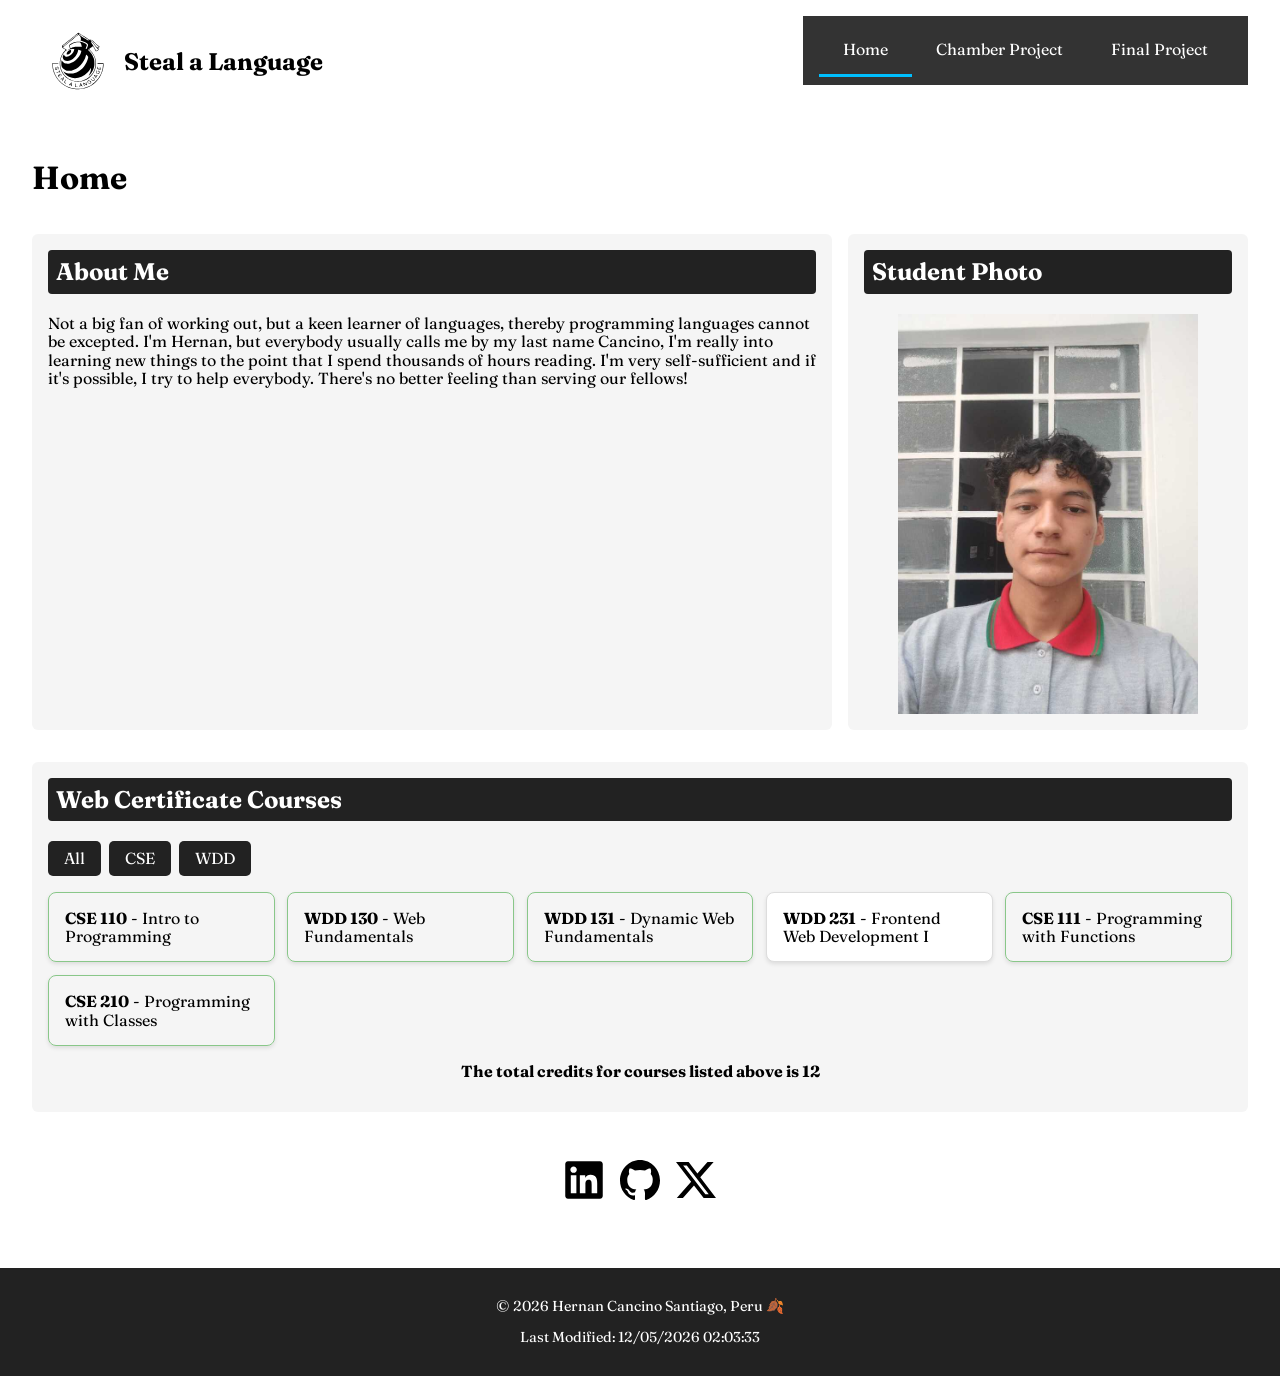
<file: index.html>
<!DOCTYPE html>
<html lang="en-US">
<head>
    <meta charset="UTF-8">
    <meta name="viewport" content="width=device-width, initial-scale=1.0">
    <title>WDD 231 – Web Frontend Development I – Hernan Cancino</title>
    <meta name="description" content="Homepage, the very beginning and nest of my future projects, everything will be done by trial and attempt, so I expect to make as many mistakes as necessary.">
    <meta name="author" content="Hernan Cancino">
    <link rel="preconnect" href="https://fonts.googleapis.com">
    <link rel="preconnect" href="https://fonts.gstatic.com" crossorigin>
    <link rel="stylesheet" href="https://fonts.googleapis.com/css2?family=Fraunces:ital,opsz,wght@0,9..144,100..900;1,9..144,100..900&display=swap">
    <link rel="stylesheet" href="styles/normalize.css">
    <link rel="stylesheet" href="styles/small-home.css">
    <link rel="stylesheet" href="styles/large-home.css">
    <script src="scripts/navigation.js" defer></script>
    <script src="scripts/date.js" defer></script>
    <script src="scripts/course.js" defer></script>
</head>
<body>
    <!-- HEADER -->
    <header>
        <div class="header-container">
        <img src="images/logo.svg" alt="Site Logo" class="logo">
        <span class="site-name">Steal a Language</span>
        <button id="menu" class="menu-button" aria-label="Toggle Menu">☰</button>
        </div>
        <nav class="navbar">
            <nav id="navMenu" class="nav-links">
                <a href="index.html" class="active">Home</a>
                <a href="chamber/index.html">Chamber Project</a>
                <a href="myg/myg-home.html">Final Project</a>
            </nav>
        </nav>
    </header>
    <!-- MAIN -->
    <main>
        <h1>Home</h1>
        <section class="about">
            <h2>About Me</h2>
            <p>
                Not a big fan of working out, but a keen learner of languages, thereby programming languages cannot be excepted.
                I'm Hernan, but everybody usually calls me by my last name Cancino, I'm really into learning new things to the point
                that I spend thousands of hours reading. I'm very self-sufficient and if it's possible, I try to help everybody.
                There's no better feeling than serving our fellows! 
            </p>
        </section>

        <section class="photo">
            <h2>Student Photo</h2>
            <img src="images/profile.jpg" alt="Student photo">
        </section>

        <section class="courses">
            <h2>Web Certificate Courses</h2>
            <div class="buttons">
                <button id="all">All</button>
                <button id="cse">CSE</button>
                <button id="wdd">WDD</button>
            </div>
            <div id="courseContainer"></div>
            <p id="totalCredits">Total credits for courses listed above: 0</p>
        </section>
        
        <div class="social">
            <a href="https://linkedin.com" target="_blank"><img src="images/linkedin.svg" alt="LinkedIn"></a>
            <a href="https://github.com" target="_blank"><img src="images/github.svg" alt="GitHub"></a>
            <a href="https://x.com" target="_blank"><img src="images/twitter.svg" alt="X"></a>
        </div>
    </main>
    <!-- FOOTER -->
    <footer>
        <p>© <span id="currentyear"></span> Hernan Cancino Santiago, Peru 🍂</p>
        <p id="lastModified"></p>
    </footer> <!-- Unforgettable gift from WDD131 -->
</body>
</html>
</file>
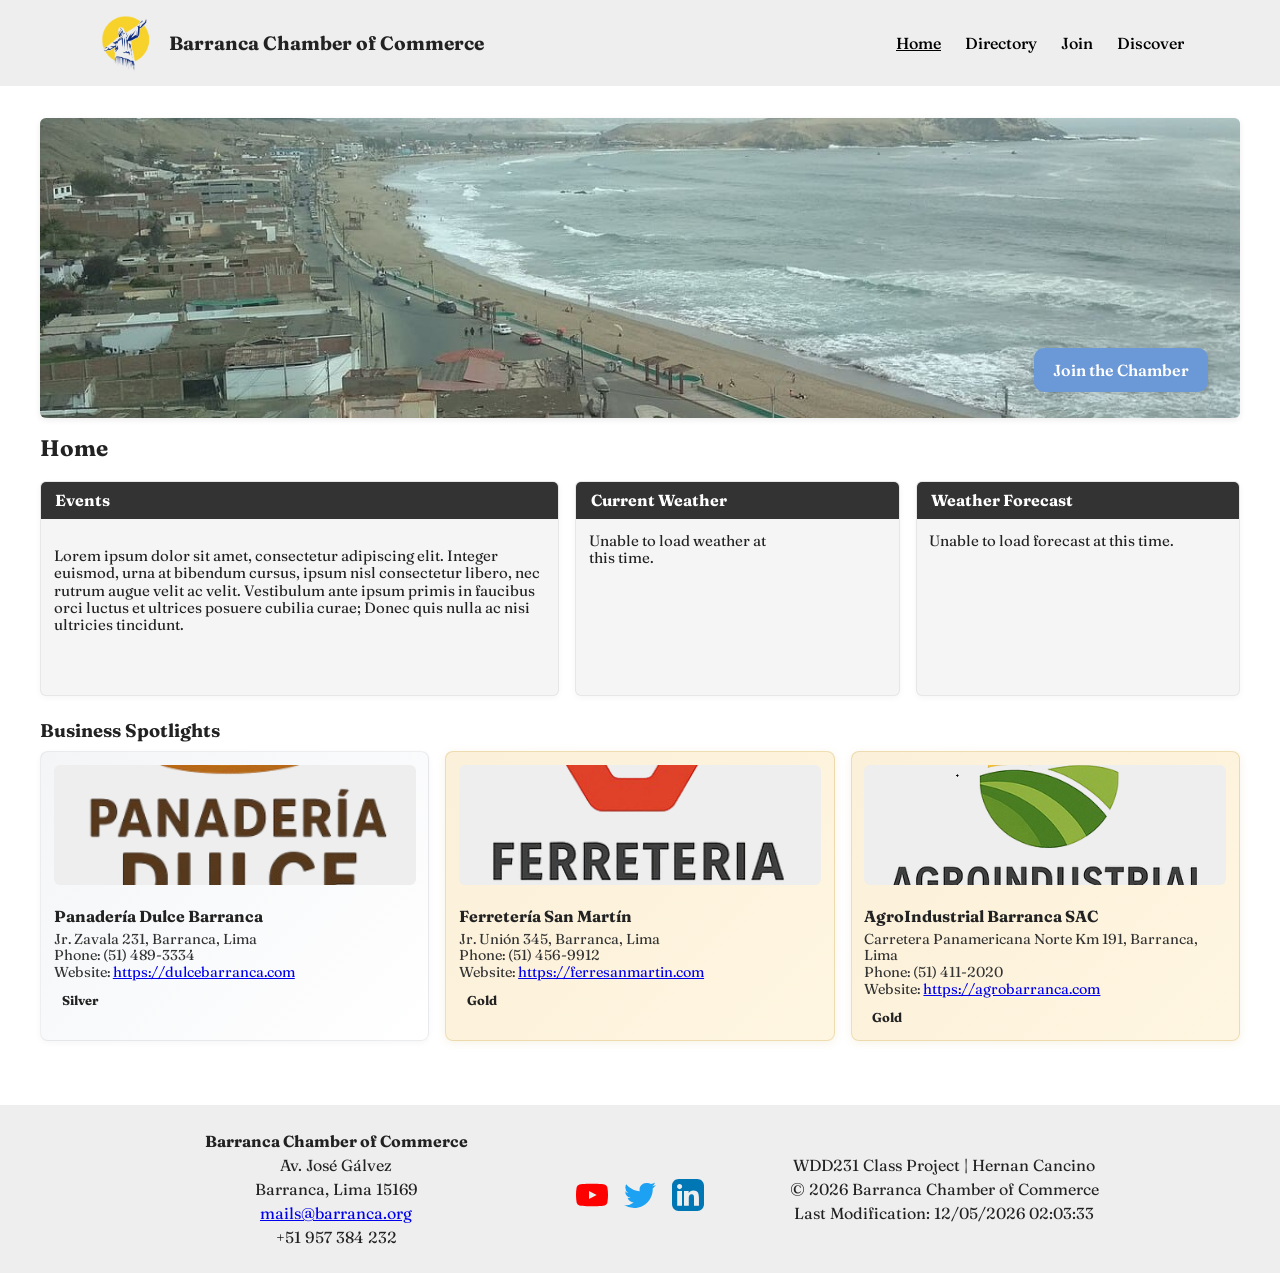
<file: chamber/index.html>
<!DOCTYPE html>
<html lang="en-US">
<head>
    <meta charset="UTF-8">
    <meta name="viewport" content="width=device-width, initial-scale=1.0">
    <title>Home | Barranca Chamber of Commerce | WDD231</title>
    <meta name="description" content="This code will hold the home (landing) page of the chamber of commerce project developed by the student Hernan Cancino, WDD231.">
    <meta name="author" content="Hernan Cancino">
    <link rel="preconnect" href="https://fonts.googleapis.com">
    <link rel="preconnect" href="https://fonts.gstatic.com" crossorigin>
    <link href="https://fonts.googleapis.com/css2?family=Fraunces:ital,opsz,wght@0,9..144,100..900;1,9..144,100..900&display=swap" rel="stylesheet">

    <!-- SOCIAL MEDIA META -->
    <meta property="og:title" content="Barranca Chamber of Commerce Home">
    <meta property="og:description" content="Get to know better Barranca better and discover how many marvelous things it has.">
    <meta property="og:image" content="https://hernan-cs.github.io/wdd231/chamber/images/barranca-social-view.png">
    <meta property="og:url" content="https://hernan-cs.github.io/wdd231/chamber/index.html">
    <!-- FAVICON -->
    <link rel="icon" href="images/barranca-icon.ico">
    <!-- CSS -->
    <link rel="stylesheet" href="styles/normalize.css">
    <link rel="stylesheet" href="styles/small-home.css">
    <link rel="stylesheet" href="styles/large-home.css">
    <!-- JS -->
    <script src="scripts/home-date.js" defer></script>
    <script src="scripts/main-cards.js" defer></script>
</head>
<body>
    <!-- HEADER -->
    <header>
        <div class="logo-title">
            <img src="images/barranca-small-logo.png" alt="Barranca Chamber of Commerce logo" class="logo">
            <h1>Barranca Chamber of Commerce</h1>
        </div>
        <nav>
            <button id="menuButton" aria-label="Toggle navigation menu">☰</button>
            <ul id="navMenu">
                <li><a href="index.html" class="active">Home</a></li>
                <li><a href="directory.html">Directory</a></li>
                <li><a href="join.html">Join</a></li>
                <li><a href="discover.html">Discover</a></li>
            </ul>
        </nav>
    </header>
    
    <!-- MAIN -->
    <main>
      <section class="hero">
        <img src="images/barranca-landscape.jpg" alt="Image showing Barranca" class="hero-image">
        <a href="join.html" class="join-cta" aria-label="Join Barranca Chamber">Join the Chamber</a>
      </section>

      <h2>Home</h2>

      <section class="top-cards">
        <!-- Events -->
        <article class="card events-card" aria-labelledby="events-heading">
          <h3 id="events-heading" class="card-title">Events</h3>
          <div class="card-body">
            <p>Lorem ipsum dolor sit amet, consectetur adipiscing elit. Integer euismod, urna at bibendum cursus, ipsum nisl consectetur libero, nec rutrum augue velit ac velit. Vestibulum ante ipsum primis in faucibus orci luctus et ultrices posuere cubilia curae; Donec quis nulla ac nisi ultricies tincidunt.</p>
          </div>
        </article>

        <!-- Current Weather -->
        <article class="card weather-card" aria-labelledby="current-weather-heading">
          <h3 id="current-weather-heading" class="card-title">Current Weather</h3>
          <div class="card-body weather-body">
            <div id="weather-current-loading">Loading current weather…</div>
            <div id="weather-current" class="weather-content" hidden>
              <div class="weather-icon" id="weather-icon"></div>
              <div class="weather-info">
                <div class="temp" id="weather-temp"></div>
                <div class="desc" id="weather-desc"></div>
                <ul class="weather-details">
                  <li id="weather-highlow"></li>
                  <li id="weather-humidity"></li>
                  <li id="weather-sunrise"></li>
                  <li id="weather-sunset"></li>
                </ul>
              </div>
            </div>
          </div>
        </article>

        <!-- Forecast -->
        <article class="card forecast-card" aria-labelledby="forecast-heading">
          <h3 id="forecast-heading" class="card-title">Weather Forecast</h3>
          <div class="card-body forecast-body" id="forecast-body">
            <div id="forecast-loading">Loading forecast…</div>
            <ul id="forecast-list" class="forecast-list" hidden></ul>
          </div>
        </article>
      </section>

      <!-- Member spotlights -->
      <section class="spotlights">
        <h3 class="spotlights-title">Business Spotlights</h3>
        <div id="spotlights" class="spotlights-grid" aria-live="polite">
        </div>
      </section>
    </main>

    <!-- FOOTER -->
    <footer>
        <div class="footer-info">
            <p><strong>Barranca Chamber of Commerce</strong></p>
            <p>Av. José Gálvez</p>
            <p>Barranca, Lima 15169</p>
            <p><a href="mailto:mails@barranca.org">mails@barranca.org</a></p>
            <p>+51 957 384 232</p>
        </div>
        <div class="footer-socials">
            <a href="https://www.youtube.com" target="_blank" rel="noopener" aria-label="YouTube">
                <svg xmlns="http://www.w3.org/2000/svg" width="32" height="32" viewBox="0 0 24 24" fill="#FF0000">
                <path d="M23.498 6.186a2.996 2.996 0 0 0-2.11-2.12C19.505 3.5 12 3.5 12 3.5s-7.505 0-9.388.566a2.996 2.996 0 0 0-2.11 2.12A31.27 31.27 0 0 0 0 12a31.27 31.27 0 0 0 .502 5.814 2.996 2.996 0 0 0 2.11 2.12C4.495 20.5 12 20.5 12 20.5s7.505 0 9.388-.566a2.996 2.996 0 0 0 2.11-2.12A31.27 31.27 0 0 0 24 12a31.27 31.27 0 0 0-.502-5.814zM9.75 15.02V8.98L15.5 12l-5.75 3.02z"/>
                </svg>
            </a>
            <a href="https://twitter.com" target="_blank" rel="noopener" aria-label="Twitter">
                <svg xmlns="http://www.w3.org/2000/svg" width="32" height="32" viewBox="0 0 24 24" fill="#1DA1F2">
                <path d="M23.954 4.569c-.885.392-1.83.656-2.825.775a4.932 4.932 0 0 0 2.163-2.724c-.951.564-2.005.974-3.127 1.195A4.916 4.916 0 0 0 16.616 3c-2.733 0-4.944 2.226-4.944 4.97 0 .39.045.765.127 1.124C7.728 8.905 4.1 6.885 1.671 3.905a4.936 4.936 0 0 0-.666 2.496 4.973 4.973 0 0 0 2.188 4.147A4.903 4.903 0 0 1 .96 9.1v.063a4.968 4.968 0 0 0 3.946 4.875 4.902 4.902 0 0 1-2.21.086 4.935 4.935 0 0 0 4.604 3.417A9.867 9.867 0 0 1 0 19.54a13.94 13.94 0 0 0 7.548 2.213c9.142 0 14.307-7.721 13.995-14.646a10.14 10.14 0 0 0 2.411-2.538z"/>
                </svg>
            </a>
            <a href="https://www.linkedin.com" target="_blank" rel="noopener" aria-label="LinkedIn">
                <svg xmlns="http://www.w3.org/2000/svg" width="32" height="32" viewBox="0 0 24 24" fill="#0077B5">
                <path d="M19 0h-14C2.2 0 0 2.2 0 5v14c0 2.8 2.2 5 5 5h14c2.8 0 5-2.2 5-5V5c0-2.8-2.2-5-5-5zm-11.5 20H3.9V9h3.6v11zM5.7 7.6c-1.1 0-1.9-.9-1.9-1.9s.8-1.9 1.9-1.9c1 0 1.9.9 1.9 1.9s-.9 1.9-1.9 1.9zM20.1 20h-3.6v-5.6c0-1.3 0-3-1.8-3s-2.1 1.4-2.1 2.9V20H9V9h3.5v1.5h.1c.5-.9 1.7-1.8 3.4-1.8 3.6 0 4.2 2.4 4.2 5.4V20z"/>
                </svg>
            </a>
        </div>
        <div class="footer-bottom">
            <p>WDD231 Class Project | Hernan Cancino</p>
            <p>&copy; <span id="year"></span> Barranca Chamber of Commerce</p>
            <p>Last Modification: <span id="lastModified"></span></p>
        </div>
    </footer>
</body>
</html>
</file>
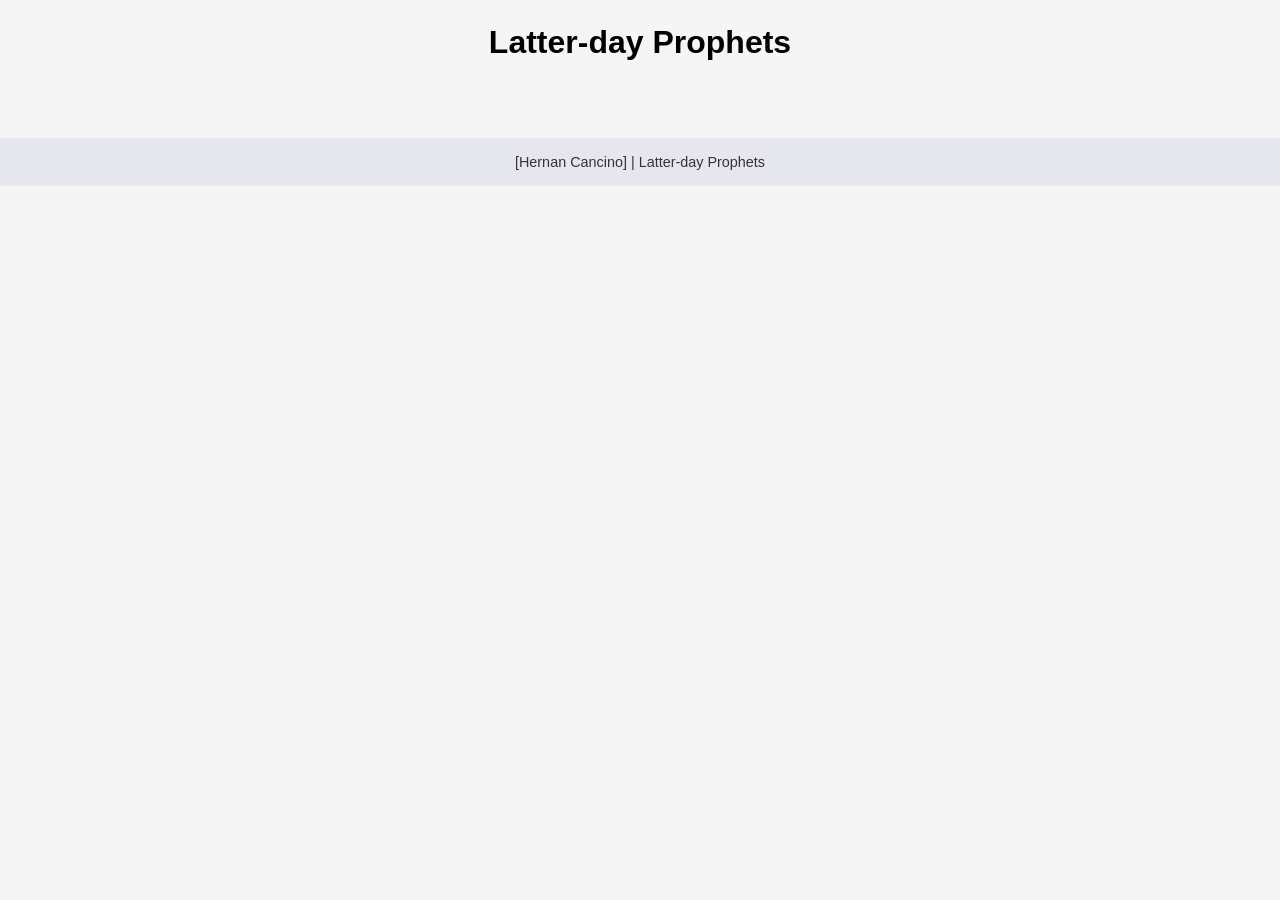
<file: prophets.html>
<!DOCTYPE html>
<html lang="en-US">
<head>
    <meta charset="UTF-8">
    <meta name="viewport" content="width=device-width, initial-scale=1.0">
    <title>WDD 231 – Web Frontend Development I – Hernan Cancino</title>
    <meta name="description" content="Page to test the use of Fetch API">
    <meta name="author" content="Hernan Cancino">
    <link rel="stylesheet" href="styles/prophets.css">
    <script src="scripts/prophets.js" defer></script>
</head>
<body>
    <!-- HEADER -->
    <header>
        <h1>Latter-day Prophets</h1>
    </header>
    <!-- MAIN -->
    <main>
        <div id="cards"></div>
    </main>
    <!-- FOOTER -->
    <footer>
        [Hernan Cancino] | Latter-day Prophets
    </footer>
</body>
</html>
</file>
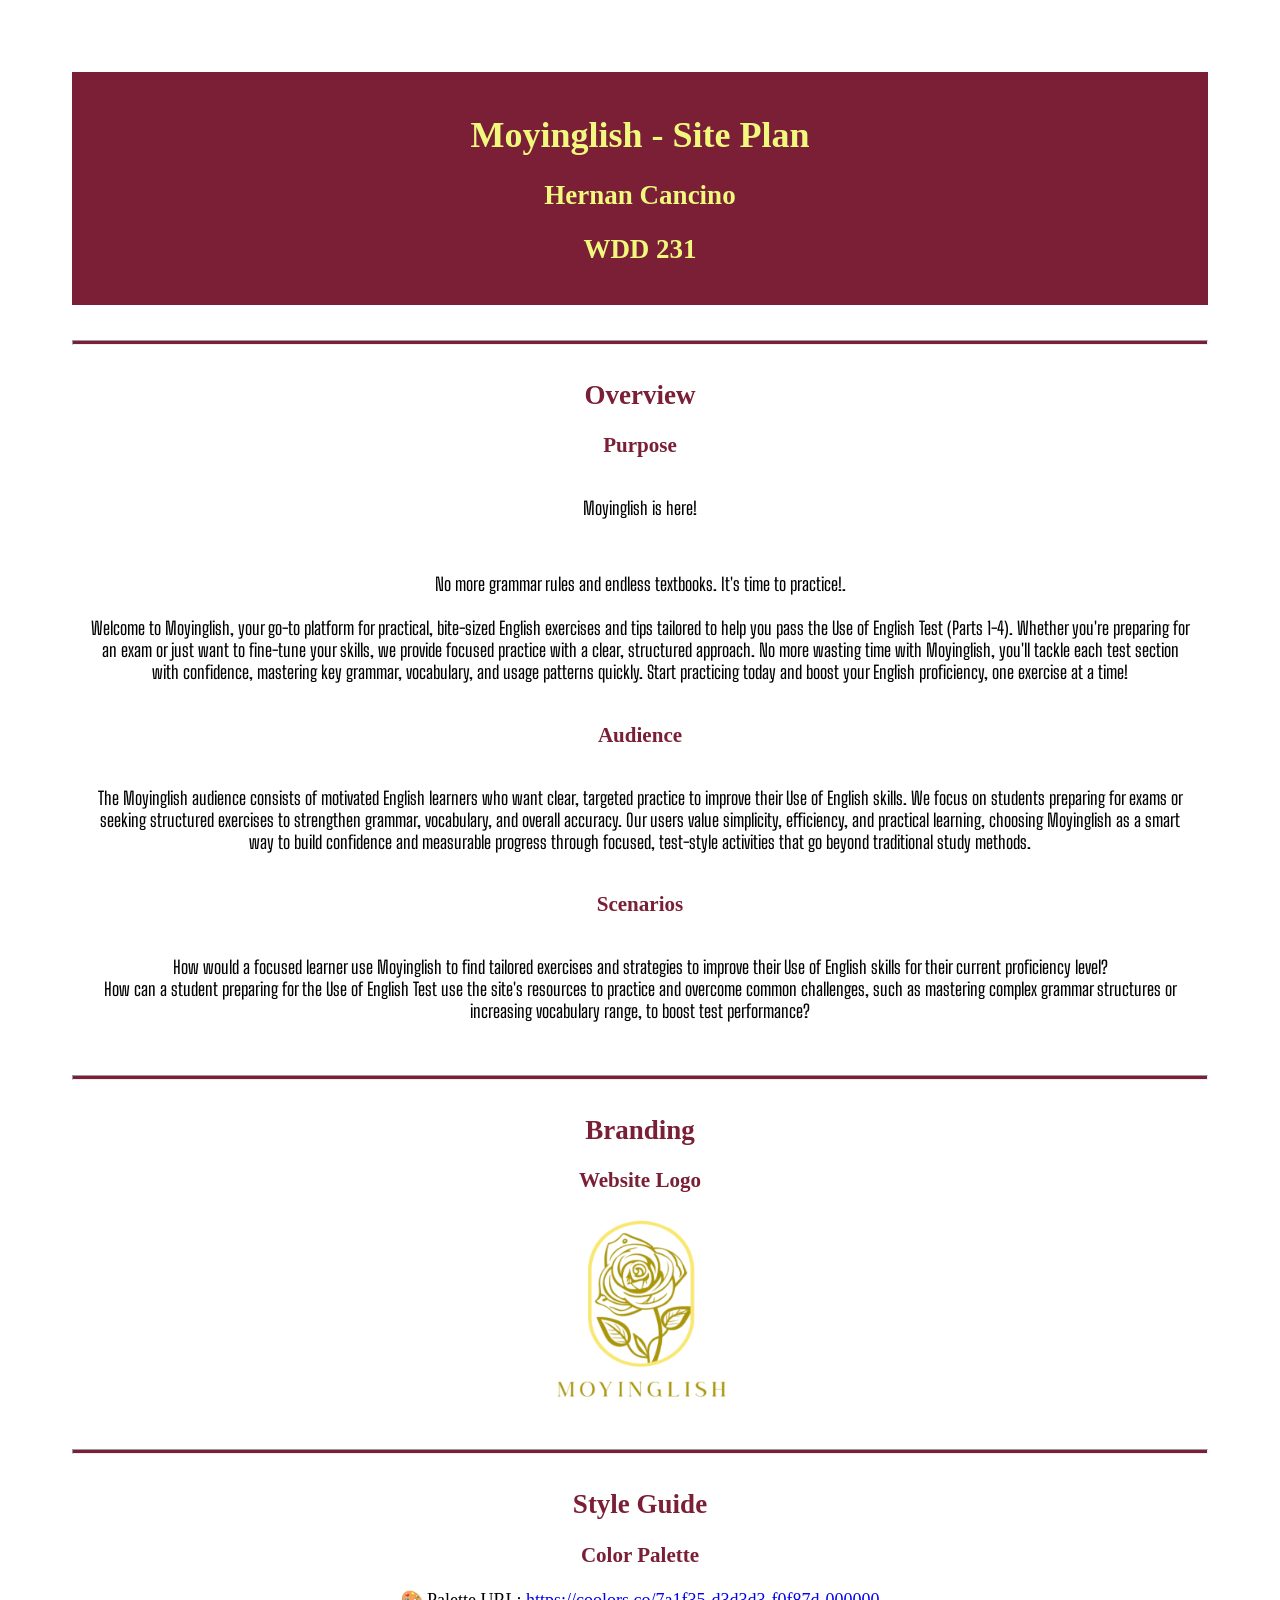
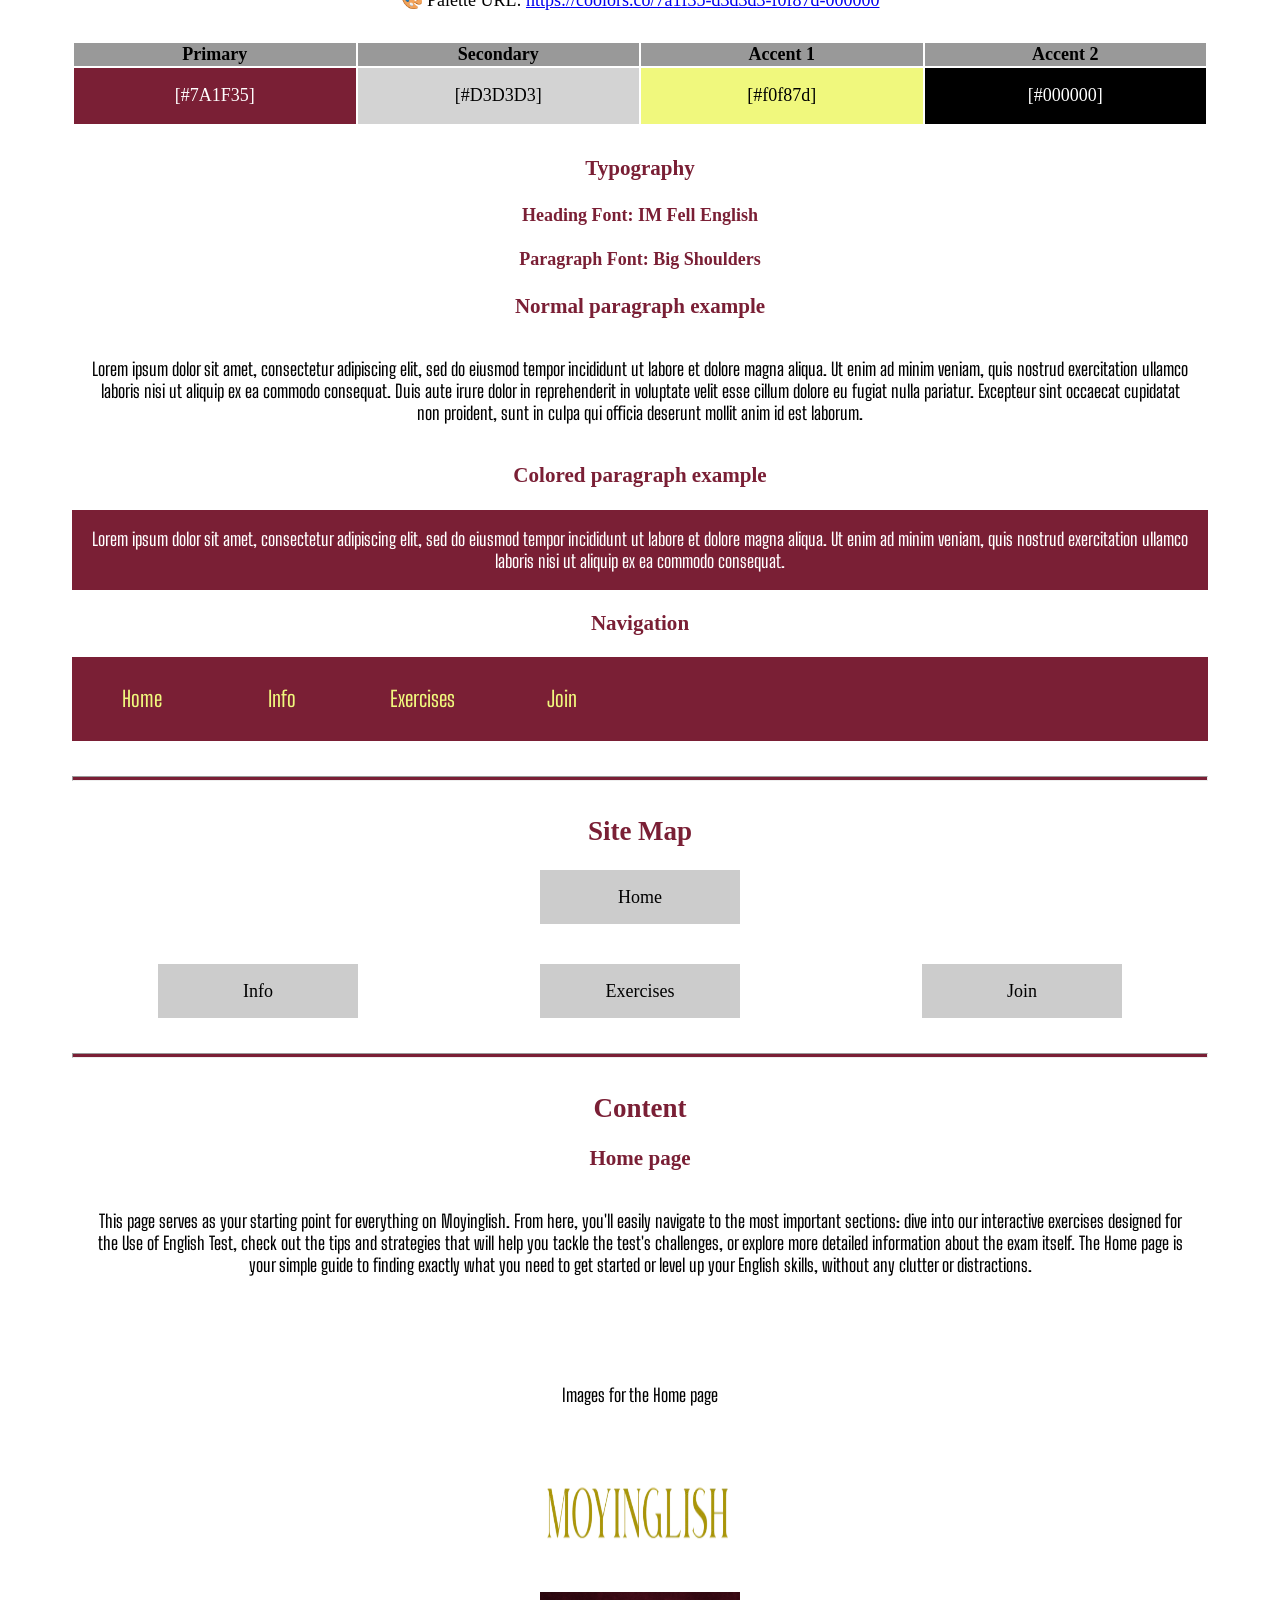
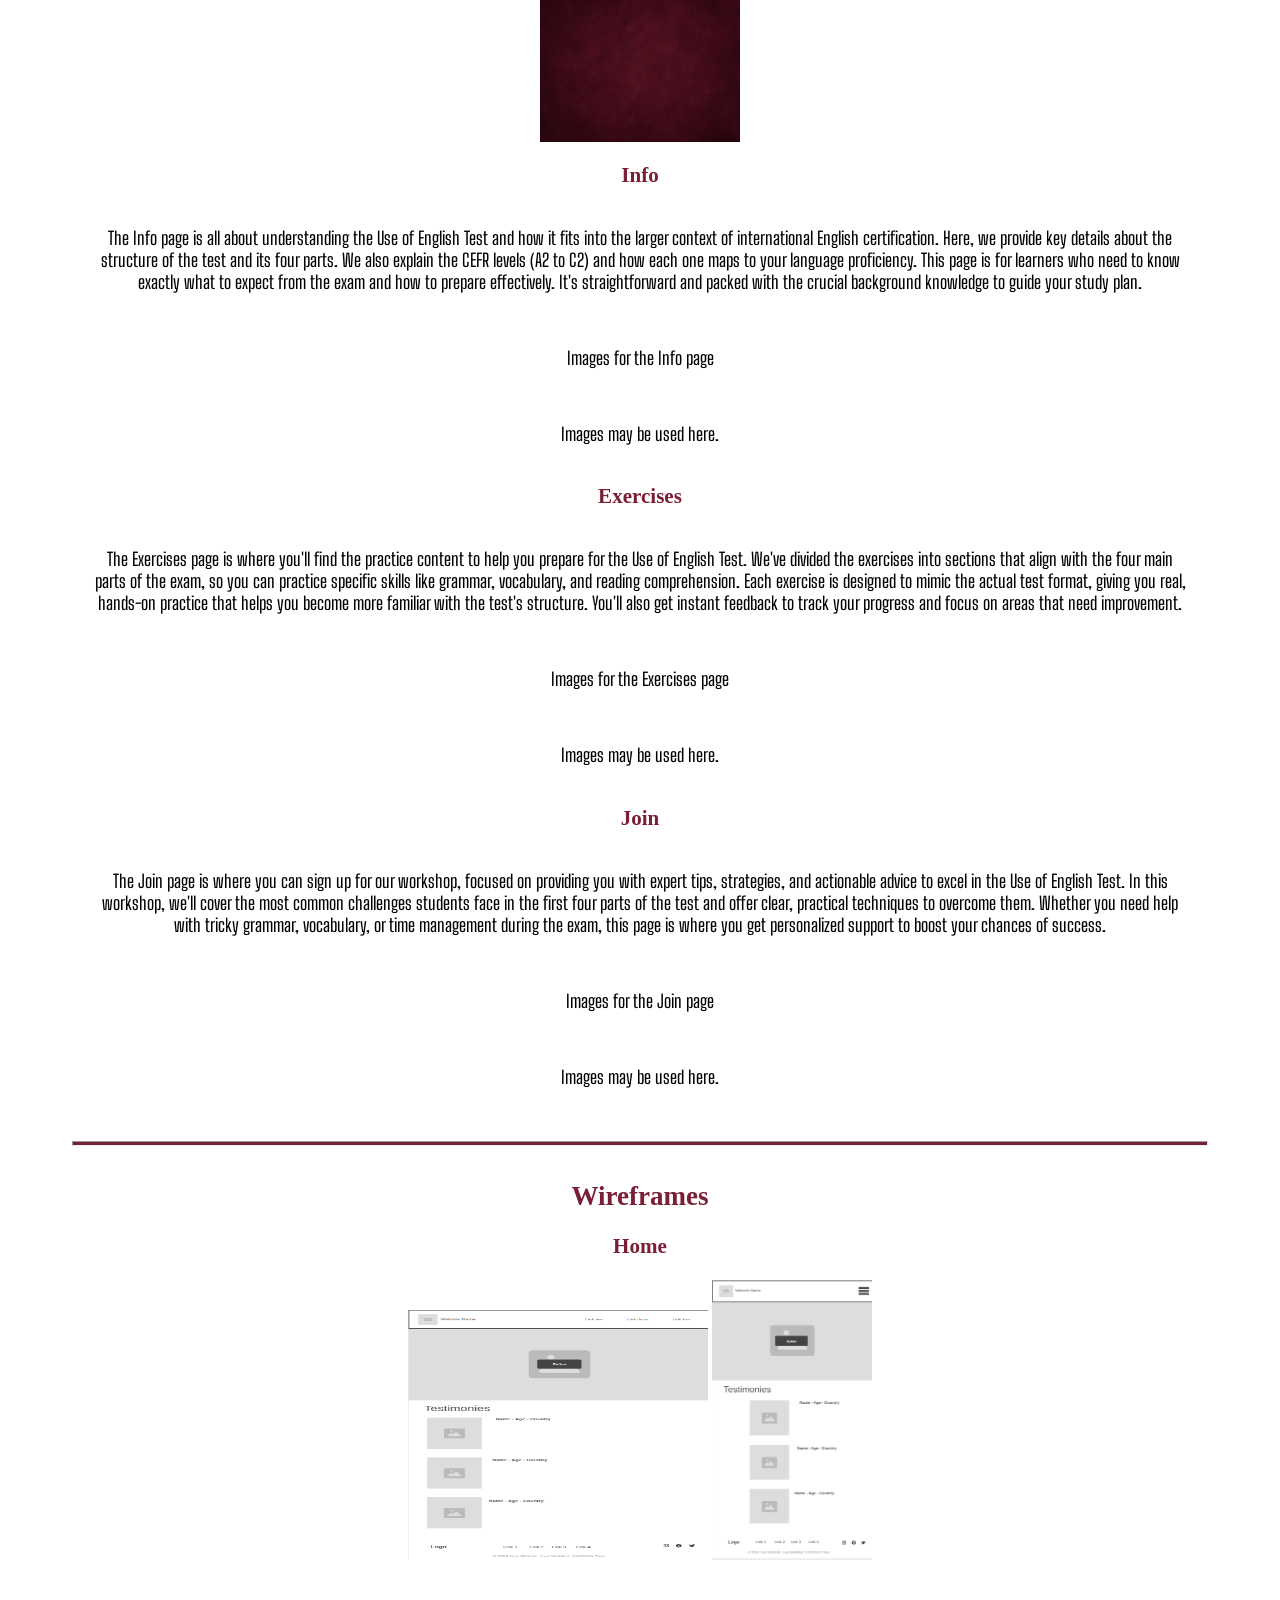
<file: site-plan.html>
<!DOCTYPE html>
<html lang="en-us">
  <head>
    <meta charset="UTF-8">
    <meta name="viewport" content="width=device-width, initial-scale=1.0">
    <title>Site plan | Barranca Chamber of Commerce | WDD231</title>
    <meta name="description" content="A page where you will find the site plan of a future project">
    <meta name="author" content="Hernan Cancino">
    <link rel="stylesheet" href="styles/site-plan.css">
  </head>

  <body>

    <header>
      <h1>Moyinglish - Site Plan</h1>
      <h2>Hernan Cancino</h2>
      <h2>WDD 231</h2>
    </header>

    <main>
      <hr> <!-- Horizontal rule-->
      <h2>Overview</h2>
      <h3>Purpose</h3>
      <p>Moyinglish is here!</p>
      <p>No more grammar rules and endless textbooks. It's time to practice!.
        <br>
        <br>Welcome to Moyinglish, your go-to platform for practical, bite-sized English exercises 
        and tips tailored to help you pass the Use of English Test (Parts 1-4). Whether you're 
        preparing for an exam or just want to fine-tune your skills, we provide focused practice 
        with a clear, structured approach. No more wasting time with Moyinglish, you'll tackle 
        each test section with confidence, mastering key grammar, vocabulary, and usage patterns 
        quickly. Start practicing today and boost your English proficiency, one exercise at a time!<br></p>

      <h3>Audience</h3>
      <p>The Moyinglish audience consists of motivated English learners who want clear, targeted practice 
        to improve their Use of English skills. We focus on students preparing for exams or seeking 
        structured exercises to strengthen grammar, vocabulary, and overall accuracy. Our users value 
        simplicity, efficiency, and practical learning, choosing Moyinglish as a smart way to build confidence and
        measurable progress through focused, test-style activities that go beyond traditional study methods.</p>
      
      <h3>Scenarios</h3>
      <p>How would a focused learner use Moyinglish to find tailored exercises and strategies to improve their Use of English 
        skills for their current proficiency level?<br>How can a student preparing for the Use of English Test use the site's 
        resources to practice and overcome common challenges, such as mastering complex grammar structures or increasing 
        vocabulary range, to boost test performance?</p>



      <hr> <!-- Horizontal rule-->
      <h2>Branding</h2>
      <h3>Website Logo</h3>
      <img class="logo" src="images/myg-logo.png" alt="Logo image">
      <hr> <!-- Horizontal rule-->
      <h2>
        Style Guide
      </h2>
      <h3>
        Color Palette
      </h3>
      🎨 Palette URL: <a href="https://coolors.co/7a1f35-d3d3d3-f0f87d-000000" target="_blank">https://coolors.co/7a1f35-d3d3d3-f0f87d-000000</a>

      <table class="colors">
        <tr><th>Primary</th><th>Secondary</th><th>Accent 1</th><th>Accent 2</th></tr>
        <tr><td class="primary">[#7A1F35]</td><td class="secondary">[#D3D3D3]</td><td class="accent1">[#f0f87d]</td><td class="accent2">[#000000]</td></tr>
      </table>

      <h3>
        Typography
      </h3>

      <h4>
        Heading Font: IM Fell English
      </h4>
      <h4>
        Paragraph Font: Big Shoulders
      </h4>
      <h3>
        Normal paragraph example
      </h3>
      <p>
        Lorem ipsum dolor sit amet, consectetur adipiscing elit, sed do eiusmod tempor incididunt ut labore et dolore magna aliqua. Ut enim ad minim veniam, quis nostrud exercitation ullamco laboris nisi ut aliquip ex ea commodo consequat. Duis aute irure dolor in reprehenderit in voluptate velit esse cillum dolore eu fugiat nulla pariatur. Excepteur sint occaecat cupidatat non proident, sunt in culpa qui officia deserunt mollit anim id est laborum.
      </p>
      <h3>
        Colored paragraph example
      </h3>
      <p class="colored">
        Lorem ipsum dolor sit amet, consectetur adipiscing elit, sed do eiusmod tempor incididunt ut labore et dolore magna aliqua. Ut enim ad minim veniam, quis nostrud exercitation ullamco laboris nisi ut aliquip ex ea commodo consequat. 
      </p>

      <h3>
        Navigation
      </h3>
      <nav>
        <a href="#">Home</a>
        <a href="#">Info</a>
        <a href="#">Exercises</a>
        <a href="#">Join</a>
      </nav>
      <hr> <!-- Horizontal rule-->
      <h2>
        Site Map
      </h2>
      <div class="sitemap">
        <div class="sm-home">Home</div>
        <div class="sm-page2">Info</div>
        <div class="sm-page3">Exercises</div>
        <div class="sm-page4">Join</div>
      </div>

      <hr> <!-- Horizontal rule-->
      <h2>
        Content
      </h2>
      <h3>Home page</h3>
      <p>
        This page serves as your starting point for everything on Moyinglish. From here, you'll easily navigate to the most 
        important sections: dive into our interactive exercises designed for the Use of English Test, check out the tips and 
        strategies that will help you tackle the test's challenges, or explore more detailed information about the exam itself. 
        The Home page is your simple guide to finding exactly what you need to get started or level up your English skills, 
        without any clutter or distractions.</p>
      </p>
      <p>Images for the Home page</p>
        <div class="home">
        <img src="images/myg-large-logo.png" alt="image for homepage" width="100" height="200">
        <img src="images/myg-banner.png" alt="image for homepage">
        </div>
      <h3>Info</h3>
      <p>
        The Info page is all about understanding the Use of English Test and how it fits into the larger context of international 
        English certification. Here, we provide key details about the structure of the test and its four parts. We also explain 
        the CEFR levels (A2 to C2) and how each one maps to your language proficiency. This page is for learners who need to know 
        exactly what to expect from the exam and how to prepare effectively. It's straightforward and packed with the crucial background knowledge to guide your study plan.
      </p>
      <p>Images for the Info page</p>
      <p>Images may be used here.</p>
      <h3>Exercises</h3>
      <p>
        The Exercises page is where you'll find the practice content to help you prepare for the Use of English Test. 
        We've divided the exercises into sections that align with the four main parts of the exam, so you can practice 
        specific skills like grammar, vocabulary, and reading comprehension. Each exercise is designed to mimic the 
        actual test format, giving you real, hands-on practice that helps you become more familiar with the test's 
        structure. You'll also get instant feedback to track your progress and focus on areas that need improvement.
      </p>
      <p>Images for the Exercises page</p>
      <p>Images may be used here.</p>
      <h3>Join</h3>
      <p>
        The Join page is where you can sign up for our workshop, focused on providing you with expert tips, strategies, 
        and actionable advice to excel in the Use of English Test. In this workshop, we'll cover the most common challenges 
        students face in the first four parts of the test and offer clear, practical techniques to overcome them. 
        Whether you need help with tricky grammar, vocabulary, or time management during the exam, this page is where 
        you get personalized support to boost your chances of success.
      </p>
      <p>Images for the Join page</p>
      <p>Images may be used here.</p>

      <hr> <!-- Horizontal rule-->
      <h2>
        Wireframes
      </h2>

      <h3>Home</h3>
      <img class="desktop-wireframe" src="images/home-desktop-wireframe.png" alt="desktop home page wireframe">
      <img class="mobile-wireframe" src="images/home-mobile-wireframe.png" alt="mobile home page wireframe">
    </main>
  </body>

</html>
</file>
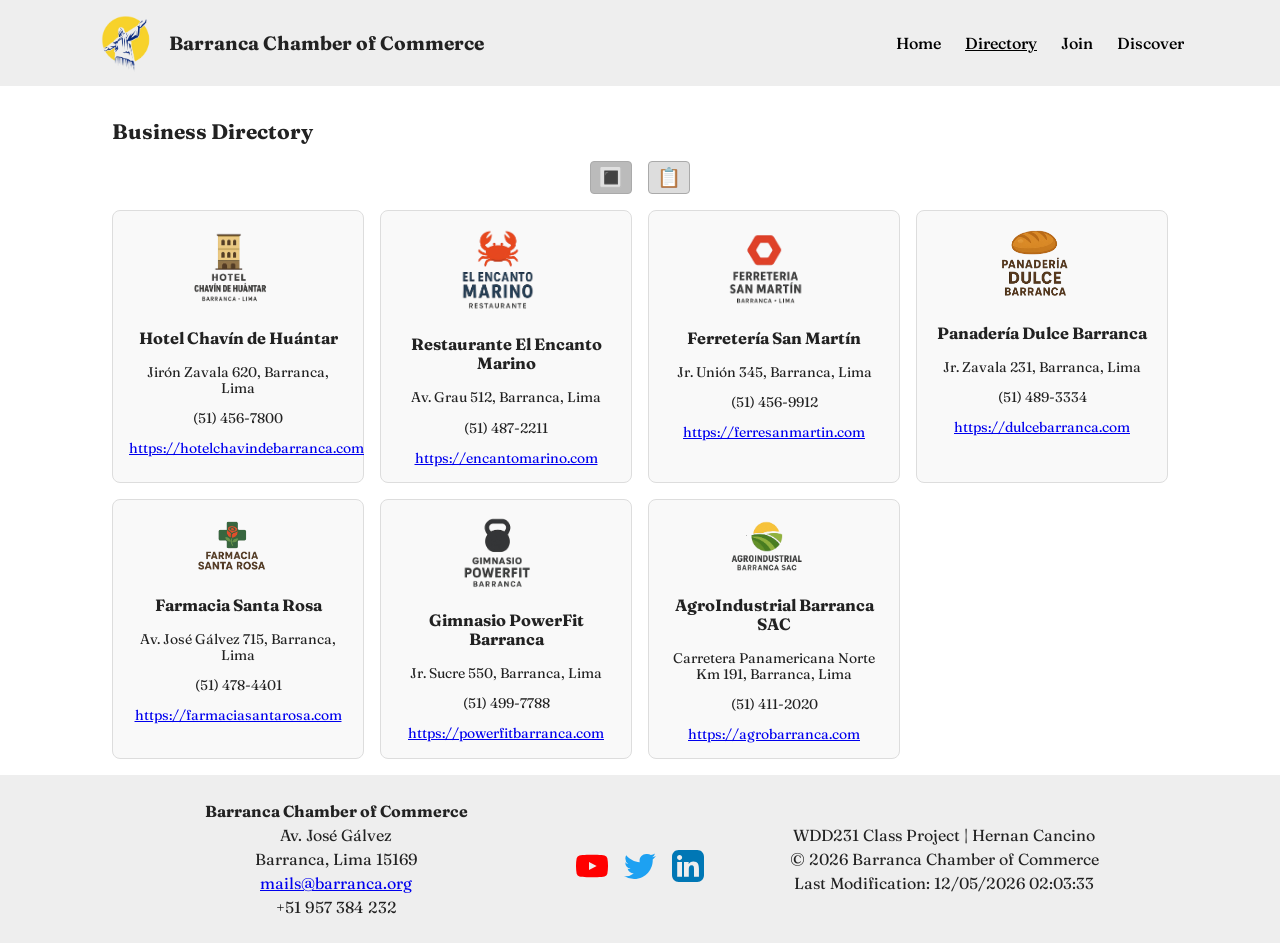
<file: chamber/directory.html>
<!DOCTYPE html>
<html lang="en-US">
<head>
    <meta charset="UTF-8">
    <meta name="viewport" content="width=device-width, initial-scale=1.0">
    <title>Directory | Barranca Chamber of Commerce | WDD231</title>
    <meta name="description" content="Page that will hold the bussiness directory of Barranca developed by the student Hernan Cancino, WDD231.">
    <meta name="author" content="Hernan Cancino">
    <link rel="preconnect" href="https://fonts.googleapis.com">
    <link rel="preconnect" href="https://fonts.gstatic.com" crossorigin>
    <link href="https://fonts.googleapis.com/css2?family=Fraunces:ital,opsz,wght@0,9..144,100..900;1,9..144,100..900&display=swap" rel="stylesheet">

    <!-- SOCIAL MEDIA META -->
    <meta property="og:title" content="Barranca Chamber of Commerce Directory">
    <meta property="og:description" content="Go through our website and discover newly raising business in the city.">
    <meta property="og:image" content="https://hernan-cs.github.io/wdd231/chamber/images/barranca-social-view.png">
    <meta property="og:url" content="https://hernan-cs.github.io/wdd231/chamber/directory.html">
    <!-- FAVICON -->
     <link rel="icon" href="images/barranca-icon.ico">
    <!-- CSS -->
    <link rel="stylesheet" href="styles/normalize.css">
    <link rel="stylesheet" href="styles/small-directory.css">
    <link rel="stylesheet" href="styles/large-directory.css">
    <!-- JS -->
    <script src="scripts/date.js" defer></script>
    <script src="scripts/cards.js" defer></script>
</head>
<body>
    <!-- HEADER -->
    <header>
        <div class="logo-title">
            <img src="images/barranca-small-logo.png" alt="Barranca Chamber of Commerce logo" class="logo">
            <h1>Barranca Chamber of Commerce</h1>
        </div>
        <nav>
            <button id="menuButton" aria-label="Toggle navigation menu">☰</button>
            <ul id="navMenu">
                <li><a href="index.html">Home</a></li>
                <li><a href="directory.html" class="active">Directory</a></li>
                <li><a href="join.html">Join</a></li>
                <li><a href="discover.html">Discover</a></li>
            </ul>
        </nav>
    </header>
    
    <!-- MAIN -->
    <main>
        <section class="directory-section">
            <h2>Business Directory</h2>
            <div class="view-buttons">
                <button id="gridView" class="active">🔳</button>
                <button id="listView">📋</button>
            </div>
            <div id="cards" class="grid-view"></div>
        </section>
    </main>

    <!-- FOOTER -->
    <footer>
        <div class="footer-info">
            <p><strong>Barranca Chamber of Commerce</strong></p>
            <p>Av. José Gálvez</p>
            <p>Barranca, Lima 15169</p>
            <p><a href="mailto:mails@barranca.org">mails@barranca.org</a></p>
            <p>+51 957 384 232</p>
        </div>
        <div class="footer-socials">
            <a href="https://www.youtube.com" target="_blank" rel="noopener" aria-label="YouTube">
                <svg xmlns="http://www.w3.org/2000/svg" width="32" height="32" viewBox="0 0 24 24" fill="#FF0000">
                <path d="M23.498 6.186a2.996 2.996 0 0 0-2.11-2.12C19.505 3.5 12 3.5 12 3.5s-7.505 0-9.388.566a2.996 2.996 0 0 0-2.11 2.12A31.27 31.27 0 0 0 0 12a31.27 31.27 0 0 0 .502 5.814 2.996 2.996 0 0 0 2.11 2.12C4.495 20.5 12 20.5 12 20.5s7.505 0 9.388-.566a2.996 2.996 0 0 0 2.11-2.12A31.27 31.27 0 0 0 24 12a31.27 31.27 0 0 0-.502-5.814zM9.75 15.02V8.98L15.5 12l-5.75 3.02z"/>
                </svg>
            </a>
            <a href="https://twitter.com" target="_blank" rel="noopener" aria-label="Twitter">
                <svg xmlns="http://www.w3.org/2000/svg" width="32" height="32" viewBox="0 0 24 24" fill="#1DA1F2">
                <path d="M23.954 4.569c-.885.392-1.83.656-2.825.775a4.932 4.932 0 0 0 2.163-2.724c-.951.564-2.005.974-3.127 1.195A4.916 4.916 0 0 0 16.616 3c-2.733 0-4.944 2.226-4.944 4.97 0 .39.045.765.127 1.124C7.728 8.905 4.1 6.885 1.671 3.905a4.936 4.936 0 0 0-.666 2.496 4.973 4.973 0 0 0 2.188 4.147A4.903 4.903 0 0 1 .96 9.1v.063a4.968 4.968 0 0 0 3.946 4.875 4.902 4.902 0 0 1-2.21.086 4.935 4.935 0 0 0 4.604 3.417A9.867 9.867 0 0 1 0 19.54a13.94 13.94 0 0 0 7.548 2.213c9.142 0 14.307-7.721 13.995-14.646a10.14 10.14 0 0 0 2.411-2.538z"/>
                </svg>
            </a>
            <a href="https://www.linkedin.com" target="_blank" rel="noopener" aria-label="LinkedIn">
                <svg xmlns="http://www.w3.org/2000/svg" width="32" height="32" viewBox="0 0 24 24" fill="#0077B5">
                <path d="M19 0h-14C2.2 0 0 2.2 0 5v14c0 2.8 2.2 5 5 5h14c2.8 0 5-2.2 5-5V5c0-2.8-2.2-5-5-5zm-11.5 20H3.9V9h3.6v11zM5.7 7.6c-1.1 0-1.9-.9-1.9-1.9s.8-1.9 1.9-1.9c1 0 1.9.9 1.9 1.9s-.9 1.9-1.9 1.9zM20.1 20h-3.6v-5.6c0-1.3 0-3-1.8-3s-2.1 1.4-2.1 2.9V20H9V9h3.5v1.5h.1c.5-.9 1.7-1.8 3.4-1.8 3.6 0 4.2 2.4 4.2 5.4V20z"/>
                </svg>
            </a>
        </div>
        <div class="footer-bottom">
            <p>WDD231 Class Project | Hernan Cancino</p>
            <p>&copy; <span id="year"></span> Barranca Chamber of Commerce</p>
            <p>Last Modification: <span id="lastModified"></span></p>
        </div>
    </footer>
</body>
</html>
</file>
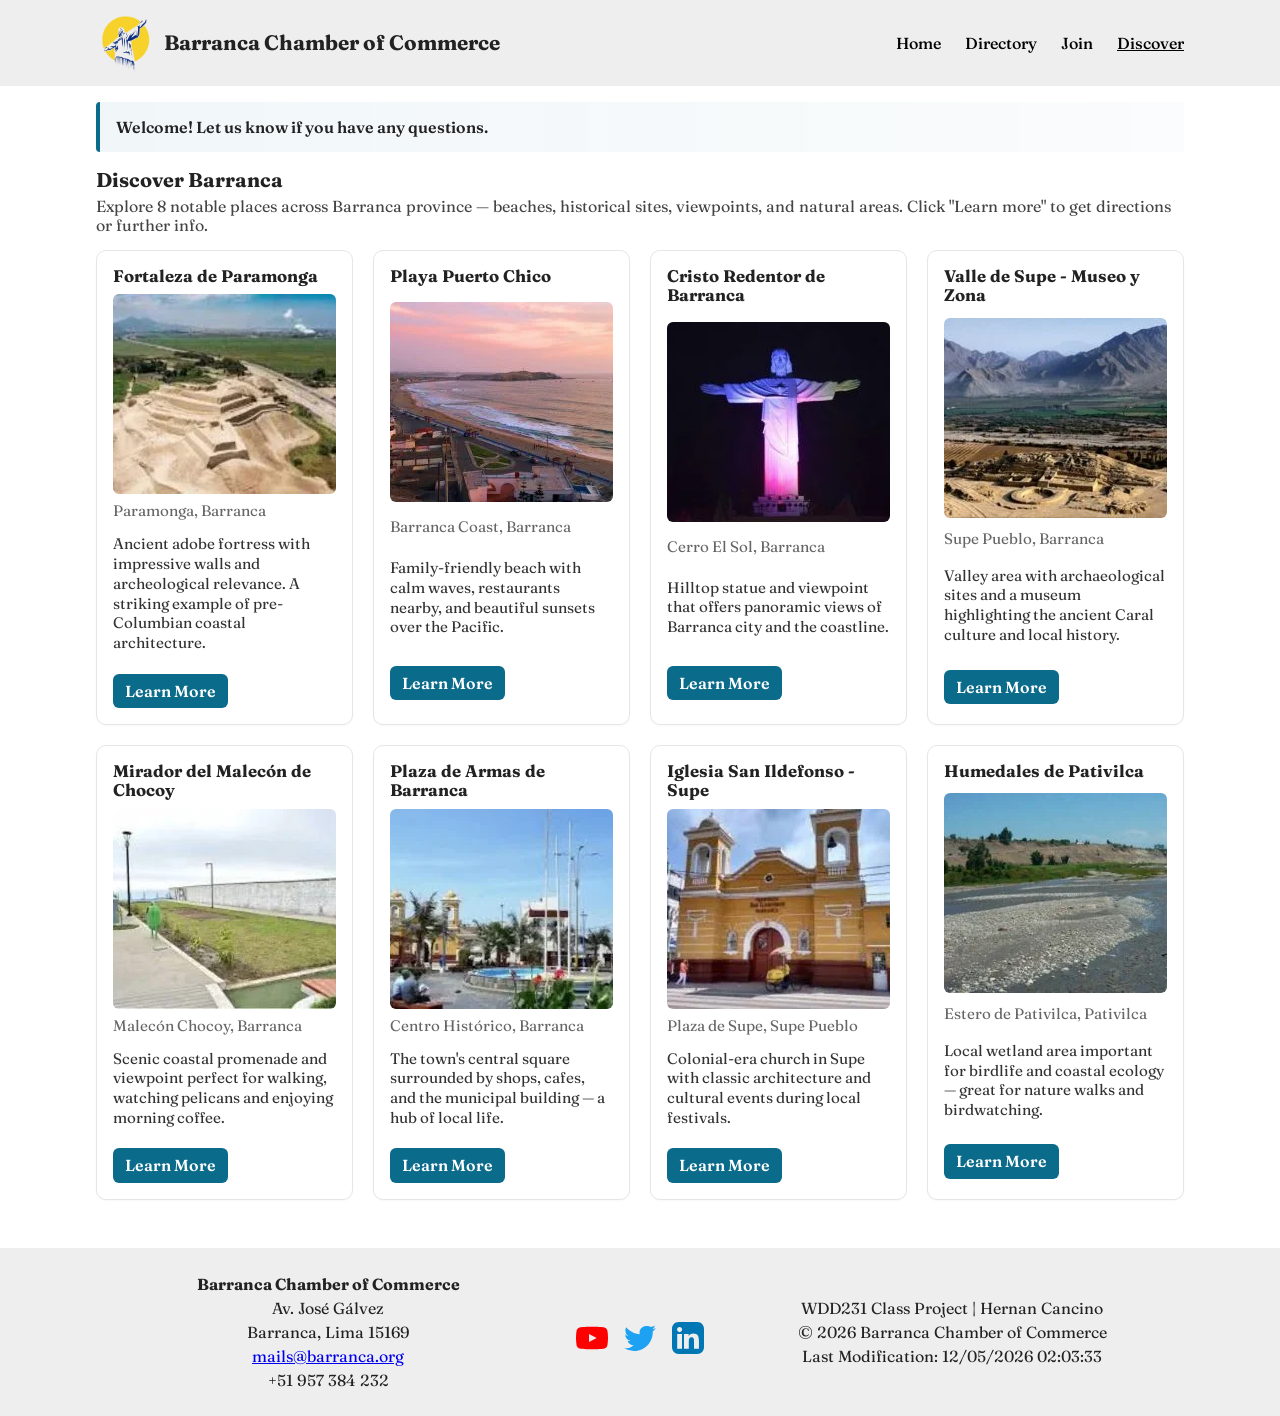
<file: chamber/discover.html>
<!DOCTYPE html>
<html lang="en-US">
<head>
    <meta charset="UTF-8">
    <meta name="viewport" content="width=device-width, initial-scale=1.0">
    <title>Discover | Barranca Chamber of Commerce | WDD231</title>
    <meta name="description" content="This code will hold the discover page of the chamber of commerce project developed by the student Hernan Cancino, WDD231.">
    <meta name="author" content="Hernan Cancino">
    <link rel="preconnect" href="https://fonts.googleapis.com">
    <link rel="preconnect" href="https://fonts.gstatic.com" crossorigin>
    <link href="https://fonts.googleapis.com/css2?family=Fraunces:ital,opsz,wght@0,9..144,100..900;1,9..144,100..900&display=swap" rel="stylesheet">

    <!-- SOCIAL MEDIA META -->
    <meta property="og:title" content="Barranca Chamber of Commerce Home">
    <meta property="og:description" content="Get to know better Barranca better and discover how many marvelous things it has.">
    <meta property="og:image" content="https://hernan-cs.github.io/wdd231/chamber/images/barranca-social-view.png">
    <meta property="og:url" content="https://hernan-cs.github.io/wdd231/chamber/index.html">
    <!-- FAVICON -->
    <link rel="icon" href="images/barranca-icon.ico">
    <!-- CSS -->
    <link rel="stylesheet" href="styles/normalize.css">
    <link rel="stylesheet" href="styles/small-discover.css">
    <link rel="stylesheet" href="styles/large-discover.css">
    <!-- JS -->
    <script type="module" src="scripts/discover.js"></script>
</head>
<body>
    <!-- HEADER -->
    <header>
        <div class="logo-title">
            <img src="images/barranca-small-logo.png" alt="Barranca Chamber of Commerce logo" class="logo">
            <h1>Barranca Chamber of Commerce</h1>
        </div>
        <nav>
            <button id="menuButton" aria-label="Toggle navigation menu">☰</button>
            <ul id="navMenu">
                <li><a href="index.html">Home</a></li>
                <li><a href="directory.html">Directory</a></li>
                <li><a href="join.html">Join</a></li>
                <li><a href="discover.html" class="active">Discover</a></li>
            </ul>
        </nav>
    </header>
    
    <!-- MAIN -->
    <main>
    <div id="visitMessage" class="visit-message" aria-live="polite"></div>

    <section class="intro">
      <h2>Discover Barranca</h2>
      <p>Explore 8 notable places across Barranca province — beaches, historical sites, viewpoints, and natural areas. Click "Learn more" to get directions or further info.</p>
    </section>

    <section id="discoverGrid" class="discover-grid" aria-label="Places of interest in Barranca"></section>
    </main>

    <!-- FOOTER -->
    <footer>
        <div class="footer-info">
            <p><strong>Barranca Chamber of Commerce</strong></p>
            <p>Av. José Gálvez</p>
            <p>Barranca, Lima 15169</p>
            <p><a href="mailto:mails@barranca.org">mails@barranca.org</a></p>
            <p>+51 957 384 232</p>
        </div>
        <div class="footer-socials">
            <a href="https://www.youtube.com" target="_blank" rel="noopener" aria-label="YouTube">
                <svg xmlns="http://www.w3.org/2000/svg" width="32" height="32" viewBox="0 0 24 24" fill="#FF0000">
                <path d="M23.498 6.186a2.996 2.996 0 0 0-2.11-2.12C19.505 3.5 12 3.5 12 3.5s-7.505 0-9.388.566a2.996 2.996 0 0 0-2.11 2.12A31.27 31.27 0 0 0 0 12a31.27 31.27 0 0 0 .502 5.814 2.996 2.996 0 0 0 2.11 2.12C4.495 20.5 12 20.5 12 20.5s7.505 0 9.388-.566a2.996 2.996 0 0 0 2.11-2.12A31.27 31.27 0 0 0 24 12a31.27 31.27 0 0 0-.502-5.814zM9.75 15.02V8.98L15.5 12l-5.75 3.02z"/>
                </svg>
            </a>
            <a href="https://twitter.com" target="_blank" rel="noopener" aria-label="Twitter">
                <svg xmlns="http://www.w3.org/2000/svg" width="32" height="32" viewBox="0 0 24 24" fill="#1DA1F2">
                <path d="M23.954 4.569c-.885.392-1.83.656-2.825.775a4.932 4.932 0 0 0 2.163-2.724c-.951.564-2.005.974-3.127 1.195A4.916 4.916 0 0 0 16.616 3c-2.733 0-4.944 2.226-4.944 4.97 0 .39.045.765.127 1.124C7.728 8.905 4.1 6.885 1.671 3.905a4.936 4.936 0 0 0-.666 2.496 4.973 4.973 0 0 0 2.188 4.147A4.903 4.903 0 0 1 .96 9.1v.063a4.968 4.968 0 0 0 3.946 4.875 4.902 4.902 0 0 1-2.21.086 4.935 4.935 0 0 0 4.604 3.417A9.867 9.867 0 0 1 0 19.54a13.94 13.94 0 0 0 7.548 2.213c9.142 0 14.307-7.721 13.995-14.646a10.14 10.14 0 0 0 2.411-2.538z"/>
                </svg>
            </a>
            <a href="https://www.linkedin.com" target="_blank" rel="noopener" aria-label="LinkedIn">
                <svg xmlns="http://www.w3.org/2000/svg" width="32" height="32" viewBox="0 0 24 24" fill="#0077B5">
                <path d="M19 0h-14C2.2 0 0 2.2 0 5v14c0 2.8 2.2 5 5 5h14c2.8 0 5-2.2 5-5V5c0-2.8-2.2-5-5-5zm-11.5 20H3.9V9h3.6v11zM5.7 7.6c-1.1 0-1.9-.9-1.9-1.9s.8-1.9 1.9-1.9c1 0 1.9.9 1.9 1.9s-.9 1.9-1.9 1.9zM20.1 20h-3.6v-5.6c0-1.3 0-3-1.8-3s-2.1 1.4-2.1 2.9V20H9V9h3.5v1.5h.1c.5-.9 1.7-1.8 3.4-1.8 3.6 0 4.2 2.4 4.2 5.4V20z"/>
                </svg>
            </a>
        </div>
        <div class="footer-bottom">
            <p>WDD231 Class Project | Hernan Cancino</p>
            <p>&copy; <span id="year"></span> Barranca Chamber of Commerce</p>
            <p>Last Modification: <span id="lastModified"></span></p>
        </div>
    </footer>
</body>
</html>
</file>
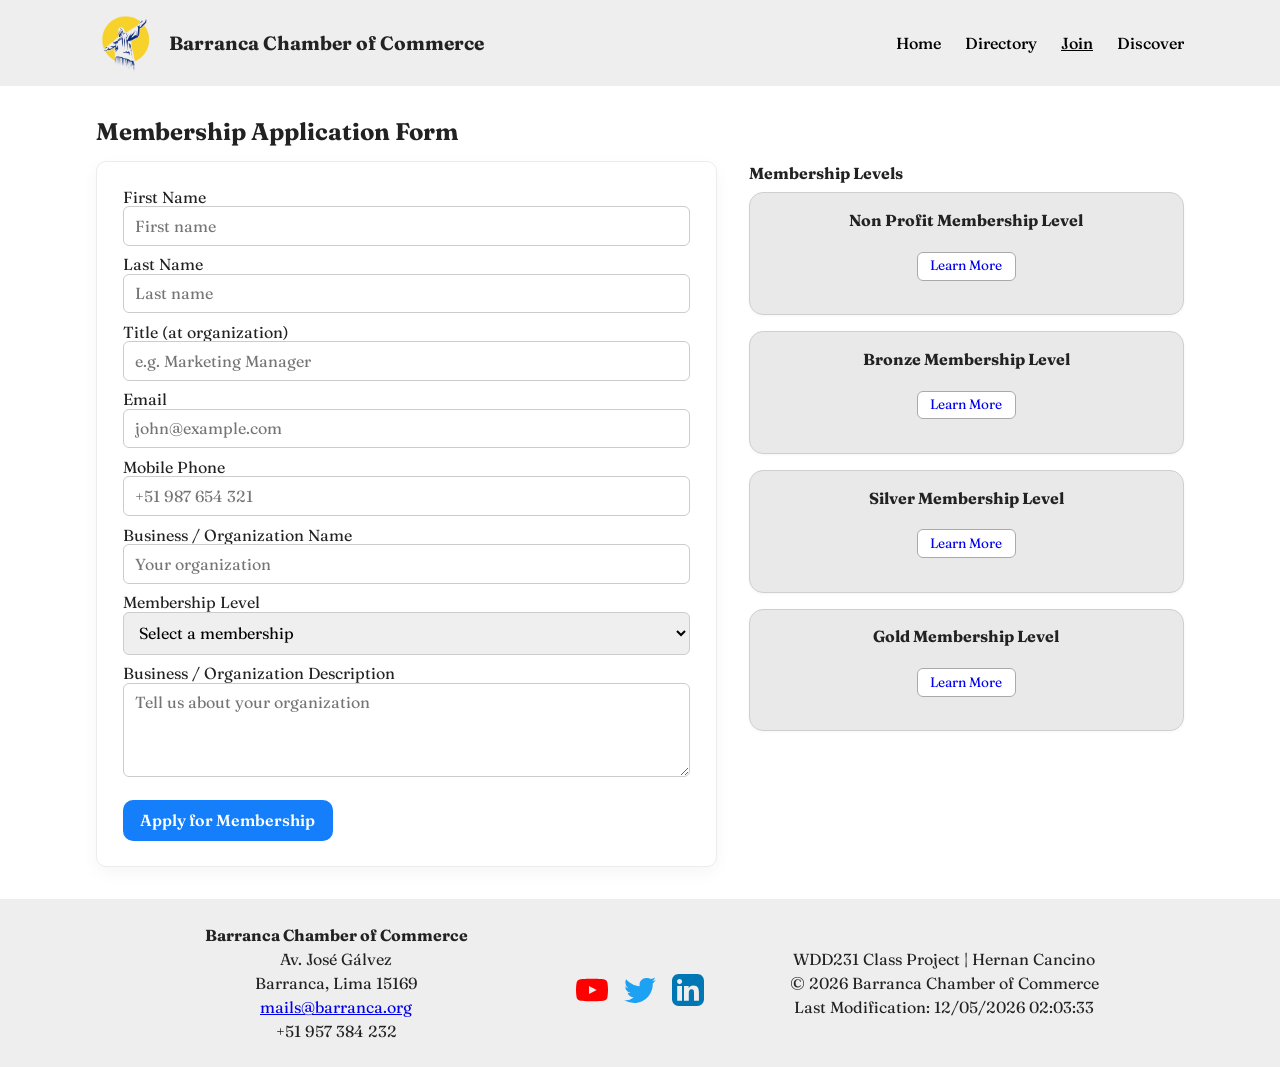
<file: chamber/join.html>
<!DOCTYPE html>
<html lang="en-US">
<head>
    <meta charset="UTF-8">
    <meta name="viewport" content="width=device-width, initial-scale=1.0">
    <title>Join | Barranca Chamber of Commerce | WDD231</title>
    <meta name="description" content="This code will hold the join page of the chamber of commerce project, where they will join us in this journey, being this developed by the student Hernan Cancino, WDD231.">
    <meta name="author" content="Hernan Cancino">
    <link rel="preconnect" href="https://fonts.googleapis.com">
    <link rel="preconnect" href="https://fonts.gstatic.com" crossorigin>
    <link href="https://fonts.googleapis.com/css2?family=Fraunces:ital,opsz,wght@0,9..144,100..900;1,9..144,100..900&display=swap" rel="stylesheet">

    <!-- SOCIAL MEDIA META -->
    <meta property="og:title" content="Barranca Chamber of Commerce Join Page">
    <meta property="og:description" content="Get to know better Barranca better and discover how many marvelous things it has.">
    <meta property="og:image" content="https://hernan-cs.github.io/wdd231/chamber/images/barranca-social-view.png">
    <meta property="og:url" content="https://hernan-cs.github.io/wdd231/chamber/index.html">
    <!-- FAVICON -->
    <link rel="icon" href="images/barranca-icon.ico">
    <!-- CSS -->
    <link rel="stylesheet" href="styles/normalize.css">
    <link rel="stylesheet" href="styles/small-join.css">
    <link rel="stylesheet" href="styles/large-join.css">
    <!-- JS -->
    <script src="scripts/join.js" defer></script>
</head>
<body>
    <!-- HEADER -->
    <header>
        <div class="logo-title">
            <img src="images/barranca-small-logo.png" alt="Barranca Chamber of Commerce logo" class="logo">
            <h1>Barranca Chamber of Commerce</h1>
        </div>
        <nav>
            <button id="menuButton" aria-label="Toggle navigation menu">☰</button>
            <ul id="navMenu">
                <li><a href="index.html">Home</a></li>
                <li><a href="directory.html">Directory</a></li>
                <li><a href="join.html" class="active">Join</a></li>
                <li><a href="discover.html">Discover</a></li>
            </ul>
        </nav>
    </header>
    
    <!-- MAIN -->
    <main>
      <section class="join-wrap" aria-labelledby="joinHeading">
        <h2 id="joinHeading">Membership Application Form</h2>
        <div class="join-grid">
          <!-- Form -->
          <div class="form-column">
            <form id="joinForm" method="get" action="thankyou.html" novalidate>
              <fieldset>
                <label>
                  First Name
                  <input type="text" name="firstName" title="Applicant first name" autocomplete="given-name" required placeholder="First name">
                </label>

                <label>
                  Last Name
                  <input type="text" name="lastName" title="Applicant last name" autocomplete="family-name" required placeholder="Last name">
                </label>

                <label>
                  Title (at organization)
                  <input type="text" name="orgTitle" title="Applicant organizational title" autocomplete="organization-title"
                         pattern="^[A-Za-zÀ-ÖØ-öø-ÿ\s-]{7,}$" placeholder="e.g. Marketing Manager" >
                </label>

                <label>
                  Email
                  <input type="email" name="email" title="Applicant email address" autocomplete="email" required placeholder="john@example.com">
                </label>

                <label>
                  Mobile Phone
                  <input type="tel" name="phone" title="Applicant mobile phone" autocomplete="tel" required placeholder="+51 987 654 321">
                </label>

                <label>
                  Business / Organization Name
                  <input type="text" name="organization" title="Business or organization name" autocomplete="organization" required placeholder="Your organization">
                </label>

                <label>
                  Membership Level
                  <select name="membership" title="Select membership level" required>
                    <option value="" disabled selected>Select a membership</option>
                    <option value="np">Non Profit Membership (no fee)</option>
                    <option value="bronze">Bronze Membership</option>
                    <option value="silver">Silver Membership</option>
                    <option value="gold">Gold Membership</option>
                  </select>
                </label>

                <label>
                  Business / Organization Description
                  <textarea name="orgDescription" title="Business or organization description" rows="4" placeholder="Tell us about your organization"></textarea>
                </label>

                <input type="hidden" name="timestamp" id="timestamp">

                <input type="submit" value="Apply for Membership" class="submit-btn" title="Submit application">
              </fieldset>
            </form>
          </div>

          <!-- Cards -->
          <aside class="cards-column" aria-label="Membership Levels">
            <h3>Membership Levels</h3>

            <div class="cards" id="membershipCards">
              <article class="card" data-modal="modal-np" tabindex="0" aria-labelledby="npTitle">
                <h4 id="npTitle">Non Profit Membership Level</h4>
                <p class="card-actions"><a href="#modal-np" class="open-modal" data-target="modal-np">Learn More</a></p>
              </article>

              <article class="card" data-modal="modal-bronze" tabindex="0" aria-labelledby="bronzeTitle">
                <h4 id="bronzeTitle">Bronze Membership Level</h4>
                <p class="card-actions"><a href="#modal-bronze" class="open-modal" data-target="modal-bronze">Learn More</a></p>
              </article>

              <article class="card" data-modal="modal-silver" tabindex="0" aria-labelledby="silverTitle">
                <h4 id="silverTitle">Silver Membership Level</h4>
                <p class="card-actions"><a href="#modal-silver" class="open-modal" data-target="modal-silver">Learn More</a></p>
              </article>

              <article class="card" data-modal="modal-gold" tabindex="0" aria-labelledby="goldTitle">
                <h4 id="goldTitle">Gold Membership Level</h4>
                <p class="card-actions"><a href="#modal-gold" class="open-modal" data-target="modal-gold">Learn More</a></p>
              </article>
            </div>
          </aside>
        </div>
      </section>

      <!-- Modals -->
      <div id="modal-np" class="modal" role="dialog" aria-hidden="true" aria-labelledby="modal-np-title" tabindex="-1">
        <div class="modal-content" role="document">
          <button class="modal-close" aria-label="Close non-profit membership details">&times;</button>
          <h4 id="modal-np-title">Non Profit Membership</h4>
          <p>No fee. Ideal for registered non-profit organizations. Benefits include access to community events, inclusion in the directory, and volunteer-networking opportunities.</p>
        </div>
      </div>

      <div id="modal-bronze" class="modal" role="dialog" aria-hidden="true" aria-labelledby="modal-bronze-title" tabindex="-1">
        <div class="modal-content" role="document">
          <button class="modal-close" aria-label="Close bronze membership details">&times;</button>
          <h4 id="modal-bronze-title">Bronze Membership</h4>
          <p>Bronze level includes listing in the directory, invites to select events, and discounted training sessions.</p>
        </div>
      </div>

      <div id="modal-silver" class="modal" role="dialog" aria-hidden="true" aria-labelledby="modal-silver-title" tabindex="-1">
        <div class="modal-content" role="document">
          <button class="modal-close" aria-label="Close silver membership details">&times;</button>
          <h4 id="modal-silver-title">Silver Membership</h4>
          <p>Silver adds highlighted placement in the member directory, advertising opportunities, priority event registration, and training access.</p>
        </div>
      </div>

      <div id="modal-gold" class="modal" role="dialog" aria-hidden="true" aria-labelledby="modal-gold-title" tabindex="-1">
        <div class="modal-content" role="document">
          <button class="modal-close" aria-label="Close gold membership details">&times;</button>
          <h4 id="modal-gold-title">Gold Membership</h4>
          <p>Gold includes premium homepage spotlight positions, free or heavily discounted events, priority advertising, and tailored training and promotion packages.</p>
        </div>
      </div>
    </main>

    <!-- FOOTER -->
    <footer>
        <div class="footer-info">
            <p><strong>Barranca Chamber of Commerce</strong></p>
            <p>Av. José Gálvez</p>
            <p>Barranca, Lima 15169</p>
            <p><a href="mailto:mails@barranca.org">mails@barranca.org</a></p>
            <p>+51 957 384 232</p>
        </div>
        <div class="footer-socials">
            <a href="https://www.youtube.com" target="_blank" rel="noopener" aria-label="YouTube">
                <svg xmlns="http://www.w3.org/2000/svg" width="32" height="32" viewBox="0 0 24 24" fill="#FF0000">
                <path d="M23.498 6.186a2.996 2.996 0 0 0-2.11-2.12C19.505 3.5 12 3.5 12 3.5s-7.505 0-9.388.566a2.996 2.996 0 0 0-2.11 2.12A31.27 31.27 0 0 0 0 12a31.27 31.27 0 0 0 .502 5.814 2.996 2.996 0 0 0 2.11 2.12C4.495 20.5 12 20.5 12 20.5s7.505 0 9.388-.566a2.996 2.996 0 0 0 2.11-2.12A31.27 31.27 0 0 0 24 12a31.27 31.27 0 0 0-.502-5.814zM9.75 15.02V8.98L15.5 12l-5.75 3.02z"/>
                </svg>
            </a>
            <a href="https://twitter.com" target="_blank" rel="noopener" aria-label="Twitter">
                <svg xmlns="http://www.w3.org/2000/svg" width="32" height="32" viewBox="0 0 24 24" fill="#1DA1F2">
                <path d="M23.954 4.569c-.885.392-1.83.656-2.825.775a4.932 4.932 0 0 0 2.163-2.724c-.951.564-2.005.974-3.127 1.195A4.916 4.916 0 0 0 16.616 3c-2.733 0-4.944 2.226-4.944 4.97 0 .39.045.765.127 1.124C7.728 8.905 4.1 6.885 1.671 3.905a4.936 4.936 0 0 0-.666 2.496 4.973 4.973 0 0 0 2.188 4.147A4.903 4.903 0 0 1 .96 9.1v.063a4.968 4.968 0 0 0 3.946 4.875 4.902 4.902 0 0 1-2.21.086 4.935 4.935 0 0 0 4.604 3.417A9.867 9.867 0 0 1 0 19.54a13.94 13.94 0 0 0 7.548 2.213c9.142 0 14.307-7.721 13.995-14.646a10.14 10.14 0 0 0 2.411-2.538z"/>
                </svg>
            </a>
            <a href="https://www.linkedin.com" target="_blank" rel="noopener" aria-label="LinkedIn">
                <svg xmlns="http://www.w3.org/2000/svg" width="32" height="32" viewBox="0 0 24 24" fill="#0077B5">
                <path d="M19 0h-14C2.2 0 0 2.2 0 5v14c0 2.8 2.2 5 5 5h14c2.8 0 5-2.2 5-5V5c0-2.8-2.2-5-5-5zm-11.5 20H3.9V9h3.6v11zM5.7 7.6c-1.1 0-1.9-.9-1.9-1.9s.8-1.9 1.9-1.9c1 0 1.9.9 1.9 1.9s-.9 1.9-1.9 1.9zM20.1 20h-3.6v-5.6c0-1.3 0-3-1.8-3s-2.1 1.4-2.1 2.9V20H9V9h3.5v1.5h.1c.5-.9 1.7-1.8 3.4-1.8 3.6 0 4.2 2.4 4.2 5.4V20z"/>
                </svg>
            </a>
        </div>
        <div class="footer-bottom">
            <p>WDD231 Class Project | Hernan Cancino</p>
            <p>&copy; <span id="year"></span> Barranca Chamber of Commerce</p>
            <p>Last Modification: <span id="lastModified"></span></p>
        </div>
    </footer>
</body>
</html>
</file>
<file: styles/small-home.css>
:root {
    --dark: #222;
    --light: #f5f5f5;
    --card-bg: #ffffff;
    --border: #ddd;
    --completed: c1e1c1; 
    --font: "Fraunces", serif;
}

body {
    font-family: var(--font);
    margin: 0;
    background-color: #fff;
    color: #000;
}

header {
    text-align: center;
    padding: 1rem 0;
    background: var(--light);
}

.header-container {
  display: flex;
  align-items: center;
  padding: 1rem;
  justify-content: center;
  background-color: #fff;
}
/* LOGO */
.logo {
  display: flex;
  align-items: center;
  gap: 0.5rem;
  width: 60px;
  height: auto;
}

.site-name {
  font-size: 1.5rem;
  font-weight: bold;
  margin-left: 1rem;
}

/* MENU BUTTON */
.menu-button {
  font-size: 2rem;
  background: none;
  border: none;
  cursor: pointer;
  color: #333;
}

/* NAVIGATION */
.navbar {
  background-color: #333;
  color: white;
  display: flex;
  align-items: center;
  justify-content: space-between;
  padding: 0.5rem 1rem;
  position: relative;
}

.nav-links {
  display: none;
  flex-direction: column;
  position: absolute;
  top: 100%;
  left: 0;
  width: 100%;
  background-color: #333;
  text-align: center;
}
.nav-links a {
  color: white;
  padding: 1rem;
  display: block;
  text-decoration: none;
  border-top: 1px solid #555;
}

.nav-links a:hover {
  background-color: #555;
}

.nav-links.open {
  display: flex;
}

/* MAIN CONTENT */
main {
  padding: 1rem;
}

section {
  background: var(--light);
  margin-bottom: 1rem;
  padding: 1rem;
  border-radius: 6px;
}

h2 {
  margin-top: 0;
  background: var(--dark);
  color: white;
  padding: 0.5rem;
  border-radius: 4px;
}

.photo img {
  width: 100%;
  max-width: 300px;
  display: block;
  margin: 0 auto;
}

/* COURSE SECTION */
.courses .buttons {
  display: flex;
  justify-content: flex-start;
  gap: 0.5rem;
  margin-bottom: 1rem;
}

.courses button {
  padding: 0.5rem 1rem;
  border: none;
  background: var(--dark);
  color: white;
  border-radius: 5px;
  cursor: pointer;
}

#courseContainer {
  display: grid;
  grid-template-columns: 1fr;
  gap: 0.8rem;
}

.course {
  background: var(--card-bg);
  border: 1px solid var(--border);
  padding: 1rem;
  border-radius: 8px;
  box-shadow: 0 2px 4px rgba(0,0,0,0.1);
}

.course.completed {
  background: var(--completed);
  border: 1px solid #89c789;
}

#totalCredits {
  text-align: center;
  margin-top: 1rem;
  font-weight: bold;
}

/* SOCIAL SECTION */
.social {
  display: flex;
  justify-content: center;
  align-items: center;
  gap: 1rem;
  margin: 1rem auto;
  width: 100%;
  text-align: center;
}

.social img {
  width: 40px;
  height: auto;
  transition: transform 0.2s ease-in-out;
}

.social img:hover {
  transform: scale(1.1);
}

/* FOOTER */
footer {
  background: var(--dark);
  color: white;
  text-align: center;
  padding: 1rem;
  margin-top: 2rem;
}
</file>
<file: styles/large-home.css>
@media screen and (min-width: 768px) {
  header {
    display: flex;
    align-items: flex-start;
    justify-content: space-between;
    background: none;
    padding: 1rem 2rem;
  }

  #menu {
    display: none;
  }

    .menu-button {
    display: none;
  }

    .navbar {
    justify-content: space-between;
  }


  .nav-links {
    display: flex;
    position: static;
    flex-direction: row;
    width: auto;
    background-color: transparent;
  }

  .nav-links a {
    border: none;
    padding: 1rem 1.5rem;
  }

  .nav-links a:hover {
    background-color: #444;
  }

  .nav-links a.active {
    border-bottom: 3px solid #00bfff;
  }

  main {
    display: grid;
    grid-template-columns: 2fr 1fr;
    gap: 1rem;
    padding: 1rem 2rem;
  }

  .about {
    grid-column: 1 / 2;
  }

  .photo {
    grid-column: 2 / 3;
  }

  .courses {
    grid-column: 1 / 3;
  }

  .social {
    grid-column: 1 / -1;
  }


  #courseContainer {
    grid-template-columns: repeat(auto-fit, minmax(220px, 1fr));
  }

  footer {
    font-size: 0.9rem;
  }
}
</file>
<file: chamber/styles/small-home.css>
body {
  font-family: "Fraunces", serif;
  margin: 0;
  padding: 0;
  background-color: #fff;
  color: #222;
}

/* ===== HEADER ===== */
header {
  background-color: #eee;
  display: flex;
  justify-content: space-between;
  align-items: center;
  padding: 0.8rem 1rem;
  position: relative;
}

.logo-title {
  display: flex;
  align-items: center;
  gap: 0.5rem;
}

.logo {
  width: 55px;
  height: auto;
}

.logo-title h1 {
  font-size: 1.3rem;
  margin: 0;
}

/* ===== NAV ===== */

#menuButton {
  border: none;
  background: none;
  font-size: 1.8rem;
  cursor: pointer;
  color: #000;
  align-self: center;
}

#navMenu {
  position: absolute;
  top: 100%;
  left: 0;
  right: 0;
  background-color: #ccc;
  display: flex;
  flex-direction: column;
  align-items: center;
  list-style: none;
  padding: 0;
  margin: 0;
  opacity: 0;
  max-height: 0;
  overflow: hidden;
  z-index: 999;
  transition: all 0.3s ease;
}

#navMenu.show {
  opacity: 1;
  max-height: 300px;
  padding: 1rem 0;
}

#navMenu li {
  width: 100%;
  text-align: center;
  margin: 0.5rem 0;
}

#navMenu a {
  display: block;
  padding: 0.5rem 0;
  color: #000;
  text-decoration: none;
}

/* ===== MAIN ===== */

main {
  font-size: 14px;
  padding: 1rem;
  max-width: 1000px;
  margin: 0 auto 2rem;
  box-sizing: border-box;
}

/* HERO */
.hero {
  position: relative;
  border-radius: 6px;
  overflow: hidden;
  margin-bottom: 1rem;
  background: #ddd;
  box-shadow: 0 2px 6px rgba(0,0,0,0.08);
}

.hero-image {
  display: block;
  width: 100%;
  height: 180px;
  object-fit: cover;
  object-position: center;
}

.join-cta {
  position: absolute;
  right: 1rem;
  bottom: 1rem;
  display: inline-block;
  background: #6b98d6;
  color: #fff;
  padding: 0.6rem 1rem;
  border-radius: 8px;
  text-decoration: none;
  box-shadow: 0 3px 8px rgba(0,0,0,0.2);
  font-weight: 600;
  transform: translateY(0);
}

.top-cards {
  display: grid;
  grid-template-columns: 1fr;
  gap: 0.85rem;
  margin-bottom: 1rem;
}

.card {
  background: #f5f5f5;
  border-radius: 6px;
  overflow: hidden;
  box-shadow: 0 2px 6px rgba(0,0,0,0.04);
  border: 1px solid rgba(0,0,0,0.06);
}

.card-title {
  background: #333;
  color: #fff;
  padding: 0.6rem 0.9rem;
  font-size: 1rem;
  margin: 0;
}

.card-body {
  padding: 0.8rem;
  color: #222;
}

.weather-body {
  display: flex;
  gap: 0.8rem;
  align-items: flex-start;
}

.weather-content {
  display: flex;
  gap: 0.75rem;
  align-items: center;
}

.weather-icon {
  width: 72px;
  height: 72px;
  display: flex;
  align-items: center;
  justify-content: center;
  font-size: 2rem;
  background: transparent;
}

.weather-info .temp {
  font-weight: 700;
  font-size: 1.1rem;
}

.weather-details {
  list-style: none;
  padding: 0;
  margin: 0.4rem 0 0 0;
  font-size: 0.9rem;
  line-height: 1.4;
}

.forecast-list {
  list-style: none;
  padding: 0;
  margin: 0;
}

.forecast-list li {
  padding: 0.6rem 0;
  border-bottom: 1px solid rgba(0,0,0,0.06);
}

.spotlights {
  margin-top: 1rem;
}

.spotlights-title {
  margin: 0 0 0.6rem 0;
  font-size: 1.15rem;
}

.spotlights-grid {
  display: grid;
  grid-template-columns: 1fr;
  gap: 0.8rem;
}

.member-card {
  display: flex;
  gap: 0.8rem;
  padding: 0.8rem;
  border-radius: 8px;
  align-items: center;
  box-shadow: 0 2px 6px rgba(0,0,0,0.04);
  border: 1px solid rgba(0,0,0,0.06);
  background: #fff;
}

.member-logo {
  width: 78px;
  height: 78px;
  object-fit: cover;
  border-radius: 6px;
  flex-shrink: 0;
  background: #eee;
  display: block;
}

.member-info h4 {
  margin: 0 0 0.35rem 0;
  font-size: 1rem;
}

.member-info p {
  margin: 0;
  font-size: 0.9rem;
  color: #333;
}

.membership-badge {
  font-weight: 700;
  font-size: 0.8rem;
  padding: 0.18rem 0.5rem;
  border-radius: 6px;
  display: inline-block;
  margin-top: 0.5rem;
}

.member-gold {
  background: linear-gradient(135deg, #fbf0d9 0%, #fff6e1 100%);
  border: 1px solid rgba(190,150,40,0.25);
  box-shadow: 0 2px 8px rgba(190,150,40,0.12);
}

.member-silver {
  background: linear-gradient(135deg, #f3f5f7 0%, #ffffff 100%);
  border: 1px solid rgba(120,120,130,0.12);
  box-shadow: 0 2px 6px rgba(0,0,0,0.04);
}

/* ===== FOOTER ===== */
footer {
  background-color: #eee;
  text-align: left;
  padding: 1rem;
}

.footer-info, .footer-bottom {
  line-height: 8px;
}

.footer-socials {
  display: flex;
  justify-content: center;
  align-items: center;
  gap: 1rem;
  margin-top: 1rem;
}

.footer-socials img {
  width: 30px;
}

.footer-socials a svg {
  transition: transform 0.2s ease, opacity 0.2s ease;
}

.footer-socials a:hover svg {
  transform: scale(1.1);
  opacity: 0.8;
}
</file>
<file: chamber/styles/large-home.css>
@media only screen and (min-width: 640px) {
  header,
  main,
  footer {
    padding-left: 6rem;
    padding-right: 6rem;
  }

  /* ===== HEADER ===== */

  header {
    display: flex;
    justify-content: space-between;
    align-items: center;
    background-color: #eee;
  }

  .logo-title {
    display: flex;
    align-items: center;
    gap: 0.8rem;
  }

  .logo {
    width: 60px;
    height: auto;
  }

  .logo-title h1 {
    font-size: 1.2rem;
    margin: 0;
  }

  nav {
    display: flex;
    align-items: center;
  }

  #navMenu {
    display: flex;
    flex-direction: row;
    list-style: none;
    gap: 1.5rem;
    margin: 0;
    padding: 0;
    background: none;
    width: auto;
    opacity: 1;
    max-height: none;
    position: static;
  }

  #menuButton {
    display: none;
  }

  #navMenu a {
    color: #000;
    text-decoration: none;
    font-weight: 500;
  }

  #navMenu a:hover,
  #navMenu a.active {
    text-decoration: underline;
  }

  /* ===== MAIN ===== */

   main {
    font-size: 15px;
    padding: 2rem 0;
    max-width: 1200px;
    margin: 0 auto 2rem;
  }

  .hero-image {
    height: 300px;
  }

  .join-cta {
    right: 2rem;
    bottom: 1.6rem;
    padding: 0.8rem 1.2rem;
    border-radius: 10px;
    font-size: 1rem;
  }

  .top-cards {
    display: grid;
    grid-template-columns: 1.6fr 1fr 1fr;
    gap: 1rem;
    align-items: start;
    margin-bottom: 1.5rem;
  }

  .events-card .card-body {
    min-height: 150px;
  }

  .weather-card .card-body,
  .forecast-card .card-body {
    min-height: 150px;
  }

  .spotlights-grid {
    display: grid;
    grid-template-columns: repeat(3, 1fr);
    gap: 1rem;
  }

  .member-card {
    flex-direction: column;
    align-items: flex-start;
  }

  .member-logo {
    width: 100%;
    height: 120px;
    border-radius: 6px;
  }

  .member-info {
    margin-top: 0.6rem;
  }

  .membership-badge {
    margin-top: 0.6rem;
  }

  /* ===== FOOTER ===== */

  footer {
    display: grid;
    grid-template-columns: 1fr auto 1fr;
    align-items: center;
    text-align: center;
  }
}
</file>
<file: styles/prophets.css>
body {
  font-family: sans-serif;
  background-color: #f5f5f5;
  margin: 0;
  padding: 0;
}

h1 {
  text-align: center;
  margin-top: 1.5rem;
  font-size: 2rem;
}

#cards {
  display: grid;
  grid-template-columns: repeat(auto-fit, minmax(320px, 1fr));
  gap: 1rem;
  padding: 1rem;
  max-width: 1200px;
  margin: 0 auto;
}

section {
  background-color: #f0f0f8;
  border: 1px solid #888;
  border-radius: 6px;
  padding: 1rem;
  text-align: center;
  box-shadow: 0 0 10px rgba(0,0,0,0.1);
}

section h2 {
  color: #3b3b8b;
  margin-bottom: 0.5rem;
  font-size: 1.25rem;
}

section p {
  margin: 0.25rem 0;
  font-size: 0.9rem;
  color: #333;
}

section img {
  margin-top: 0.75rem;
  width: auto;
  max-width: 100%;
  height: auto;
  border: 1px solid #444;
  box-shadow: 0 0 15px rgba(0,0,0,0.2);
}

footer {
  text-align: center;
  padding: 1rem;
  margin-top: 1.5rem;
  background-color: #e6e6ef;
  color: #333;
  font-size: 0.9rem;
}
</file>
<file: styles/site-plan.css>
@import url('https://fonts.googleapis.com/css2?family=Big+Shoulders:opsz,wght@10..72,100..900&family=IM+Fell+English:ital@0;1&display=swap');
:root {
  --primary-color: #7A1F35;
  --secondary-color: #D3D3D3;
  --accent1-color: #f0f87d;
  --accent2-color: #000000;

  --heading-font: "IM Fell English";
  --paragraph-font: "Big Shoulders", sans-serif;

  --headline-color-on-white: #7A1F35;
  --headline-color-on-color: #f0f87d;
  --paragraph-color-on-white: #000000; 
  --paragraph-color-on-color: #FFFFFF;
  --paragraph-background-color: #7A1F35;
  --nav-link-color: #f0f87d;
  --nav-background-color: #7A1F35;
  --nav-hover-link-color: #FFFFFF;
}

body {
  max-width: 1200px;
  margin: 0 auto;
  padding: 4em;
  font-size: 18px;
  text-align: center;
  background-color: #FFFFFF
}
.logo {
  display: block;
  margin: 0 auto;
  width: 200px;
  height: 200px;
}
.home img   {
  display: block;
  margin: 0 auto;
  width: 200px;
  height: 150px;
}

h1, h2, h3, h4, h5, h6 {
  font-family: var(--heading-font);
  color: var(--headline-color-on-white);
}
h2 {
  text-align: center;
}
hr {
  height: 3px;
  margin: 35px 0;
  background: var(--primary-color);
}
header {
  padding: 1em;
  text-align: center;
  color: var(--headline-color-on-color);
  background-color: var(--paragraph-background-color);
}
header > h1, header > h2 {
  color: var(--headline-color-on-color);
}

p {
  font-family: var(--paragraph-font);
  color: var(--paragraph-color-on-white);
  padding: 1em;
}
.colors {
  width: 100%;
  min-width: 350px;
  margin: 30px auto;
  text-align: center;
}
.colors th {
  background-color: #999;
}
.colors td{
  width: 25%;
  height: 3em;
}

.primary {
  background-color: var(--primary-color);
  color: white;
}
.secondary {
  background-color: var(--secondary-color);
}
.accent1 {
  background-color: var(--accent1-color);
  color: black;
}
.accent2{
  background-color: var(--accent2-color);
  color: white;
}

p.colored {
  background-color: var(--paragraph-background-color);
  color: var(--paragraph-color-on-color);
}

nav {
  background-color: var(--nav-background-color);
  line-height: 3em;
  text-align: center;
  font-size: 1.2em;
  font-family: var(--paragraph-font);

}
nav  {
  list-style-type: none;
  display: flex;
}
nav a {
  padding:1em;
  min-width: 120px;
  text-decoration: none;
  padding: 10px;
}
nav a:link, nav a:visited {
  color: var(--nav-link-color);
}
nav a:hover {
  color: var(--nav-hover-link-color);
  background-color: var(--nav-hover-background-color);
}

.sitemap {
  display: grid;
  grid-template-areas:
    ". home ."
    "left top right"
    "page2 page3 page4";
  grid-template-columns: 1fr 1fr 1fr;
  grid-template-rows: auto 20px auto;
  justify-items: center;
  text-align: center;
  gap: 10px;
}

.sm-home, .sm-page2, .sm-page3, .sm-page4 {
  background-color: #ccc;
  line-height: 3em;
  width: 200px;
}

.sm-home { grid-area: home; }
.sm-page2 { grid-area: page2; }
.sm-page3 { grid-area: page3; }
.sm-page4 { grid-area: page4; }

.desktop-wireframe {
    width: 300px; 
    height: 250px;
}
.mobile-wireframe {
    width: 160px;
    height: 280px;
}
</file>
<file: chamber/styles/small-directory.css>
body {
  font-family: "Fraunces", serif;
  margin: 0;
  padding: 0;
  background-color: #fff;
  color: #222;
}

/* ===== HEADER ===== */
header {
  background-color: #eee;
  display: flex;
  justify-content: space-between;
  align-items: center;
  padding: 0.8rem 1rem;
  position: relative;
}

.logo-title {
  display: flex;
  align-items: center;
  gap: 0.5rem;
}

.logo {
  width: 55px;
  height: auto;
}

.logo-title h1 {
  font-size: 1.3rem;
  margin: 0;
}

/* ===== NAV ===== */

#menuButton {
  border: none;
  background: none;
  font-size: 1.8rem;
  cursor: pointer;
  color: #000;
  align-self: center;
}

#navMenu {
  position: absolute;
  top: 100%;
  left: 0;
  right: 0;
  background-color: #ccc;
  display: flex;
  flex-direction: column;
  align-items: center;
  list-style: none;
  padding: 0;
  margin: 0;
  opacity: 0;
  max-height: 0;
  overflow: hidden;
  z-index: 999;
  transition: all 0.3s ease;
}

#navMenu.show {
  opacity: 1;
  max-height: 300px;
  padding: 1rem 0;
}

#navMenu li {
  width: 100%;
  text-align: center;
  margin: 0.5rem 0;
}

#navMenu a {
  display: block;
  padding: 0.5rem 0;
  color: #000;
  text-decoration: none;
}

/* ===== MAIN ===== */
main {
  font-size: 14px;
}
.directory-section {
  padding: 1rem;
}

.view-buttons {
  display: flex;
  justify-content: center;
  gap: 1rem;
  margin-bottom: 1rem;
}

.view-buttons button {
  background-color: #ddd;
  border: 1px solid #aaa;
  border-radius: 4px;
  cursor: pointer;
  font-size: 1.2rem;
  padding: 0.3rem 0.5rem;
}

.view-buttons button.active {
  background-color: #bbb;
}

#cards {
  display: grid;
  gap: 1rem;
}

.grid-view {
  display: grid;
  grid-template-columns: 1fr;
}

.list-view {
  display: block;
}

.card {
  border: 1px solid #ddd;
  border-radius: 8px;
  padding: 1rem;
  background-color: #f9f9f9;
  text-align: center;
}

.list-view .card {
  text-align: left;
}

.list-view .card img {
  display: none;
}

.card img {
  max-width: 100px;
  height: auto;
}

/* ===== FOOTER ===== */
footer {
  background-color: #eee;
  text-align: left;
  padding: 1rem;
}

.footer-info, .footer-bottom {
  line-height: 8px;
}

.footer-socials {
  display: flex;
  justify-content: center;
  align-items: center;
  gap: 1rem;
  margin-top: 1rem;
}

.footer-socials img {
  width: 30px;
}

.footer-socials a svg {
  transition: transform 0.2s ease, opacity 0.2s ease;
}

.footer-socials a:hover svg {
  transform: scale(1.1);
  opacity: 0.8;
}
</file>
<file: chamber/styles/large-directory.css>
@media only screen and (min-width: 640px) {
  header,
  main,
  footer {
    padding-left: 6rem;
    padding-right: 6rem;
  }

  header {
    display: flex;
    justify-content: space-between;
    align-items: center;
    background-color: #eee;
  }

  .logo-title {
    display: flex;
    align-items: center;
    gap: 0.8rem;
  }

  .logo {
    width: 60px;
    height: auto;
  }

  .logo-title h1 {
    font-size: 1.2rem;
    margin: 0;
  }

  nav {
    display: flex;
    align-items: center;
  }

  #navMenu {
    display: flex;
    flex-direction: row;
    list-style: none;
    gap: 1.5rem;
    margin: 0;
    padding: 0;
    background: none;
    width: auto;
    opacity: 1;
    max-height: none;
    position: static;
  }

  #menuButton {
    display: none;
  }

  #navMenu a {
    color: #000;
    text-decoration: none;
    font-weight: 500;
  }

  #navMenu a:hover,
  #navMenu a.active {
    text-decoration: underline;
  }

  #cards {
    display: grid;
    gap: 1rem;
  }

  .grid-view {
    display: grid;
    grid-template-columns: repeat(auto-fit, minmax(250px, 1fr));
  }

  .list-view .card {
    display: flex;
    justify-content: space-between;
    align-items: center;
    text-align: left;
  }

  .card img {
    max-width: 80px;
    margin-right: 1rem;
  }

  footer {
    display: grid;
    grid-template-columns: 1fr auto 1fr;
    align-items: center;
    text-align: center;
  }
}
</file>
<file: chamber/styles/small-discover.css>
:root{
  --bg:#ffffff;
  --muted:#eee;
  --accent:#0b6b8a;
  --card-border:#e6e6e6;
  --text:#222;
  --gap:1rem;
}

* { box-sizing: border-box; }

body {
  font-family: "Fraunces", serif;
  margin: 0;
  padding: 0;
  background-color: var(--bg);
  color: var(--text);
  -webkit-font-smoothing:antialiased;
}

/* ===== HEADER ===== */
header {
  background-color: var(--muted);
  display: flex;
  justify-content: space-between;
  align-items: center;
  padding: 0.8rem 1rem;
  position: relative;
}

.logo-title { display:flex; align-items:center; gap:0.5rem; }
.logo { width:55px; height:auto; }
.logo-title h1 { font-size:1.3rem; margin:0; }

/* ===== NAV ===== */
#menuButton {
  border: none;
  background: none;
  font-size: 1.8rem;
  cursor: pointer;
  color: #000;
  align-self: center;
}

#navMenu {
  position: absolute;
  top: 100%;
  left: 0;
  right: 0;
  background-color: #ccc;
  display: flex;
  flex-direction: column;
  align-items: center;
  list-style: none;
  padding: 0;
  margin: 0;
  opacity: 0;
  max-height: 0;
  overflow: hidden;
  z-index: 999;
  transition: all 0.3s ease;
}

#navMenu.show { opacity:1; max-height:300px; padding:1rem 0; }
#navMenu li { width:100%; text-align:center; margin:0.5rem 0; }
#navMenu a { display:block; padding:0.5rem 0; color:#000; text-decoration:none; }

/* ===== MAIN ===== */
main {
  padding: 1rem;
}

.visit-message {
  background: linear-gradient(90deg, rgba(11,107,138,0.06), rgba(11,107,138,0.02));
  border-left: 4px solid var(--accent);
  padding: 0.8rem;
  margin-bottom: 1rem;
  border-radius: 4px;
  font-weight: 600;
}

.intro h2 { margin: 0 0 0.4rem 0; font-size: 1.25rem; }
.intro p { margin: 0 0 1rem 0; color: #444; }

.discover-grid {
  display: grid;
  gap: var(--gap);
  grid-template-columns: 1fr;
  grid-template-areas:
    "card1"
    "card2"
    "card3"
    "card4"
    "card5"
    "card6"
    "card7"
    "card8";
}

.card {
  border: 1px solid var(--card-border);
  padding: 0.75rem;
  border-radius: 8px;
  background: #fff;
  display: grid;
  grid-template-columns: 1fr;
  gap: 0.5rem;
  align-items: start;
  box-shadow: 0 1px 2px rgba(0,0,0,0.03);
}

.card[data-area="card1"]{ grid-area: card1; }
.card[data-area="card2"]{ grid-area: card2; }
.card[data-area="card3"]{ grid-area: card3; }
.card[data-area="card4"]{ grid-area: card4; }
.card[data-area="card5"]{ grid-area: card5; }
.card[data-area="card6"]{ grid-area: card6; }
.card[data-area="card7"]{ grid-area: card7; }
.card[data-area="card8"]{ grid-area: card8; }

.card h2 { margin: 0; font-size: 1.05rem; }
.card address { font-style: normal; color: #666; font-size: 0.95rem; }
.card p { margin: 0.4rem 0 0.8rem 0; color:#333; line-height:1.3; font-size:0.95rem; }

.card figure { margin: 0; overflow: hidden; border-radius:6px; }
.card img {
  width: 100%;
  height: auto;
  display:block;
  transition: transform 0.25s ease, filter 0.25s ease;
}

.card .actions { display:flex; gap:0.5rem; }
.button {
  background: var(--accent);
  color: #fff;
  border: none;
  padding: 0.5rem 0.75rem;
  border-radius:6px;
  cursor:pointer;
  font-weight:600;
  text-transform: capitalize;
  text-decoration:none;
}
.button:focus { outline:3px solid rgba(11,107,138,0.2); }

/* ===== FOOTER ===== */
footer {
  background-color: #eee; text-align: left; padding: 1rem; margin-top:2rem;
}
.footer-info, .footer-bottom { line-height: 8px; }
.footer-socials { display:flex; justify-content:center; align-items:center; gap:1rem; margin-top:1rem; }
.footer-socials img { width: 30px; }
.footer-socials a svg { transition: transform 0.2s ease, opacity 0.2s ease; }
.footer-socials a:hover svg { transform: scale(1.1); opacity: 0.8; }

html, body { overflow-x: hidden; }

a.button { display:inline-block; }

@media (min-width: 641px) and (max-width: 1024px) {
  main { padding: 2rem; }
  .discover-grid {
    grid-template-columns: repeat(2, 1fr);
    grid-template-areas:
      "card1 card2"
      "card3 card4"
      "card5 card6"
      "card7 card8";
  }
  .card { gap: 0.75rem; }
  .intro h2 { font-size: 1.5rem; }
}
</file>
<file: chamber/styles/large-discover.css>
@media only screen and (min-width: 1025px) {
  header, main, footer { padding-left: 6rem; padding-right: 6rem; }

  header { display: flex; justify-content: space-between; align-items: center; background-color: #eee; }
  .logo { width: 60px; }
  nav { display:flex; align-items:center; }
  #navMenu { display:flex; flex-direction:row; list-style:none; gap:1.5rem; margin:0; padding:0; background:none; width:auto; opacity:1; max-height:none; position:static; }
  #menuButton { display:none; }
  #navMenu a { color:#000; text-decoration:none; font-weight:500; }
  #navMenu a:hover, #navMenu a.active { text-decoration: underline; }

  .discover-grid {
    display: grid;
    gap: 1.25rem;
    grid-template-columns: repeat(4, 1fr);
    grid-template-areas:
      "card1 card2 card3 card4"
      "card5 card6 card7 card8";
  }

  .card {
    padding: 1rem;
    border-radius: 10px;
    transition: transform 0.18s ease, box-shadow 0.18s ease;
  }
  .card:hover {
    transform: translateY(-6px);
    box-shadow: 0 8px 24px rgba(0,0,0,0.08);
  }

  .card figure { height: 200px; }
  .card img { width:100%; height:100%; object-fit:cover; display:block; }

  .card img {
    transition: transform 0.35s ease, filter 0.35s ease;
    filter: saturate(0.95) contrast(1) brightness(1);
  }
  .card:hover img {
    transform: scale(1.05) rotate(0.2deg);
    filter: saturate(1.12) contrast(1.03) brightness(1.02);
  }

  .card h2 { font-size: 1.05rem; }
  .card address { font-size: 0.95rem; }
  .card p { font-size: 0.95rem; }

  footer { display: grid; grid-template-columns: 1fr auto 1fr; align-items: center; text-align: center; gap: 1rem; }

  .visit-message { font-size: 1rem; padding: 1rem; }
}
</file>
<file: chamber/styles/small-join.css>
body {
  font-family: "Fraunces", serif;
  margin: 0;
  padding: 0;
  background-color: #fff;
  color: #222;
}

/* ===== HEADER ===== */
header {
  background-color: #eee;
  display: flex;
  justify-content: space-between;
  align-items: center;
  padding: 0.8rem 1rem;
  position: relative;
}

.logo-title {
  display: flex;
  align-items: center;
  gap: 0.5rem;
}

.logo {
  width: 55px;
  height: auto;
}

.logo-title h1 {
  font-size: 1.3rem;
  margin: 0;
}

/* ===== NAV ===== */

#menuButton {
  border: none;
  background: none;
  font-size: 1.8rem;
  cursor: pointer;
  color: #000;
  align-self: center;
}

#navMenu {
  position: absolute;
  top: 100%;
  left: 0;
  right: 0;
  background-color: #ccc;
  display: flex;
  flex-direction: column;
  align-items: center;
  list-style: none;
  padding: 0;
  margin: 0;
  opacity: 0;
  max-height: 0;
  overflow: hidden;
  z-index: 999;
  transition: all 0.3s ease;
}

#navMenu.show {
  opacity: 1;
  max-height: 300px;
  padding: 1rem 0;
}

#navMenu li {
  width: 100%;
  text-align: center;
  margin: 0.5rem 0;
}

#navMenu a {
  display: block;
  padding: 0.5rem 0;
  color: #000;
  text-decoration: none;
}

/* ===== MAIN ===== */
.join-wrap {
  padding: 1rem;
}

.join-wrap h2 {
  font-size: 1.25rem;
  margin: 0 0 0.75rem 0;
  text-align: center;
}

.join-grid {
  display: grid;
  grid-template-columns: 1fr;
  gap: 1rem;
}

.form-column {
  background: #fafafa;
  border-radius: 8px;
  padding: 1rem;
  box-shadow: 0 1px 4px rgba(0,0,0,0.06);
}

.form-column fieldset {
  border: none;
  margin: 0;
  padding: 0;
}

.form-column label {
  display: block;
  margin-bottom: 0.6rem;
  font-size: 0.95rem;
}

.form-column input[type="text"],
.form-column input[type="email"],
.form-column input[type="tel"],
.form-column select,
.form-column textarea {
  width: 100%;
  padding: 0.5rem 0.6rem;
  border: 1px solid #ccc;
  border-radius: 6px;
  font-size: 0.95rem;
  box-sizing: border-box;
}

.form-column input:focus,
.form-column select:focus,
.form-column textarea:focus {
  outline: 3px solid rgba(21, 126, 251, 0.12);
  border-color: #157efb;
}

.submit-btn {
  display: inline-block;
  margin-top: 0.6rem;
  padding: 0.6rem 1rem;
  border-radius: 8px;
  border: none;
  background: #157efb;
  color: white;
  font-weight: 600;
  cursor: pointer;
}

.cards-column {
  background: transparent;
}

.cards-column h3 {
  margin: 0.2rem 0 0.6rem 0;
  font-size: 1rem;
  text-align: left;
}

.cards {
  display: grid;
  grid-template-columns: 1fr;
  gap: 0.8rem;
}

.card {
  background: #e9e9e9;
  padding: 0.9rem;
  border-radius: 10px;
  border: 1px solid #cfcfcf;
  box-shadow: 0 1px 3px rgba(0,0,0,0.04);
  text-align: center;
  transition: transform 0.15s ease, box-shadow 0.15s ease;
  animation: cardIntro 800ms ease forwards;
  opacity: 0;
  transform: translateY(12px);
}

.card:focus,
.card:hover {
  transform: translateY(-3px);
  box-shadow: 0 6px 14px rgba(0,0,0,0.08);
  outline: none;
}

.card h4 {
  margin: 0 0 0.6rem 0;
  font-size: 0.98rem;
}

.card .card-actions a {
  display: inline-block;
  margin-top: 0.4rem;
  padding: 0.25rem 0.6rem;
  border: 1px solid #aaa;
  border-radius: 6px;
  text-decoration: none;
  background: #fff;
  font-size: 0.85rem;
}

.card:nth-child(1){ animation-delay: 0.05s; }
.card:nth-child(2){ animation-delay: 0.15s; }
.card:nth-child(3){ animation-delay: 0.25s; }
.card:nth-child(4){ animation-delay: 0.35s; }

@keyframes cardIntro {
  to { opacity: 1; transform: translateY(0); }
}

.modal {
  position: fixed;
  inset: 0;
  display: none;
  align-items: center;
  justify-content: center;
  background: rgba(10,10,10,0.45);
  padding: 1rem;
  z-index: 1000;
}

.modal[aria-hidden="false"] {
  display: flex;
}

.modal-content {
  background: #fff;
  padding: 1rem;
  max-width: 480px;
  width: 100%;
  border-radius: 10px;
  box-shadow: 0 10px 30px rgba(0,0,0,0.2);
  position: relative;
}

.modal-close {
  position: absolute;
  top: 8px;
  right: 8px;
  background: transparent;
  border: none;
  font-size: 1.4rem;
  cursor: pointer;
}

@media (max-width: 639px) {
  .join-grid { gap: 1rem; }
  .cards { margin-top: 0.5rem; }
}

/* ===== FOOTER ===== */
footer {
  background-color: #eee;
  text-align: left;
  padding: 1rem;
}

.footer-info, .footer-bottom {
  line-height: 8px;
}

.footer-socials {
  display: flex;
  justify-content: center;
  align-items: center;
  gap: 1rem;
  margin-top: 1rem;
}

.footer-socials img {
  width: 30px;
}

.footer-socials a svg {
  transition: transform 0.2s ease, opacity 0.2s ease;
}

.footer-socials a:hover svg {
  transform: scale(1.1);
  opacity: 0.8;
}
</file>
<file: chamber/styles/large-join.css>
@media only screen and (min-width: 640px) {
  header,
  main,
  footer {
    padding-left: 6rem;
    padding-right: 6rem;
  }

  /* ===== HEADER ===== */

  header {
    display: flex;
    justify-content: space-between;
    align-items: center;
    background-color: #eee;
  }

  .logo-title {
    display: flex;
    align-items: center;
    gap: 0.8rem;
  }

  .logo {
    width: 60px;
    height: auto;
  }

  .logo-title h1 {
    font-size: 1.2rem;
    margin: 0;
  }

  nav {
    display: flex;
    align-items: center;
  }

  #navMenu {
    display: flex;
    flex-direction: row;
    list-style: none;
    gap: 1.5rem;
    margin: 0;
    padding: 0;
    background: none;
    width: auto;
    opacity: 1;
    max-height: none;
    position: static;
  }

  #menuButton {
    display: none;
  }

  #navMenu a {
    color: #000;
    text-decoration: none;
    font-weight: 500;
  }

  #navMenu a:hover,
  #navMenu a.active {
    text-decoration: underline;
  }

  /* ===== MAIN ===== */
  .join-wrap {
    padding: 2rem 0;
  }

  .join-wrap h2 {
    font-size: 1.5rem;
    margin-bottom: 1rem;
    text-align: left;
  }

  .join-grid {
    display: grid;
    grid-template-columns: 1fr 40%;
    gap: 2rem;
    align-items: start;
  }

  .form-column {
    background: #fff;
    border-radius: 10px;
    padding: 1.6rem;
    border: 1px solid #ececec;
    box-shadow: 0 6px 18px rgba(0,0,0,0.04);
  }

  .form-column label {
    font-size: 1rem;
  }

  .form-column input[type="text"],
  .form-column input[type="email"],
  .form-column input[type="tel"],
  .form-column select,
  .form-column textarea {
    font-size: 1rem;
    padding: 0.6rem 0.7rem;
  }

  .submit-btn {
    padding: 0.7rem 1.1rem;
    border-radius: 10px;
    font-size: 1rem;
  }

  .cards-column {
    position: sticky;
    top: 6rem;
    align-self: start;
  }

  .cards {
    display: grid;
    gap: 1rem;
  }

  .card {
    padding: 1.1rem;
    border-radius: 14px;
    text-align: center;
    min-height: 64px;
  }

  .card h4 {
    font-size: 1rem;
  }

  .card .card-actions a {
    padding: 0.35rem 0.8rem;
  }

  .modal-content {
    max-width: 680px;
    padding: 1.2rem 1.4rem;
  }

  /* ===== FOOTER ===== */

  footer {
    display: grid;
    grid-template-columns: 1fr auto 1fr;
    align-items: center;
    text-align: center;
  }
}
</file>
